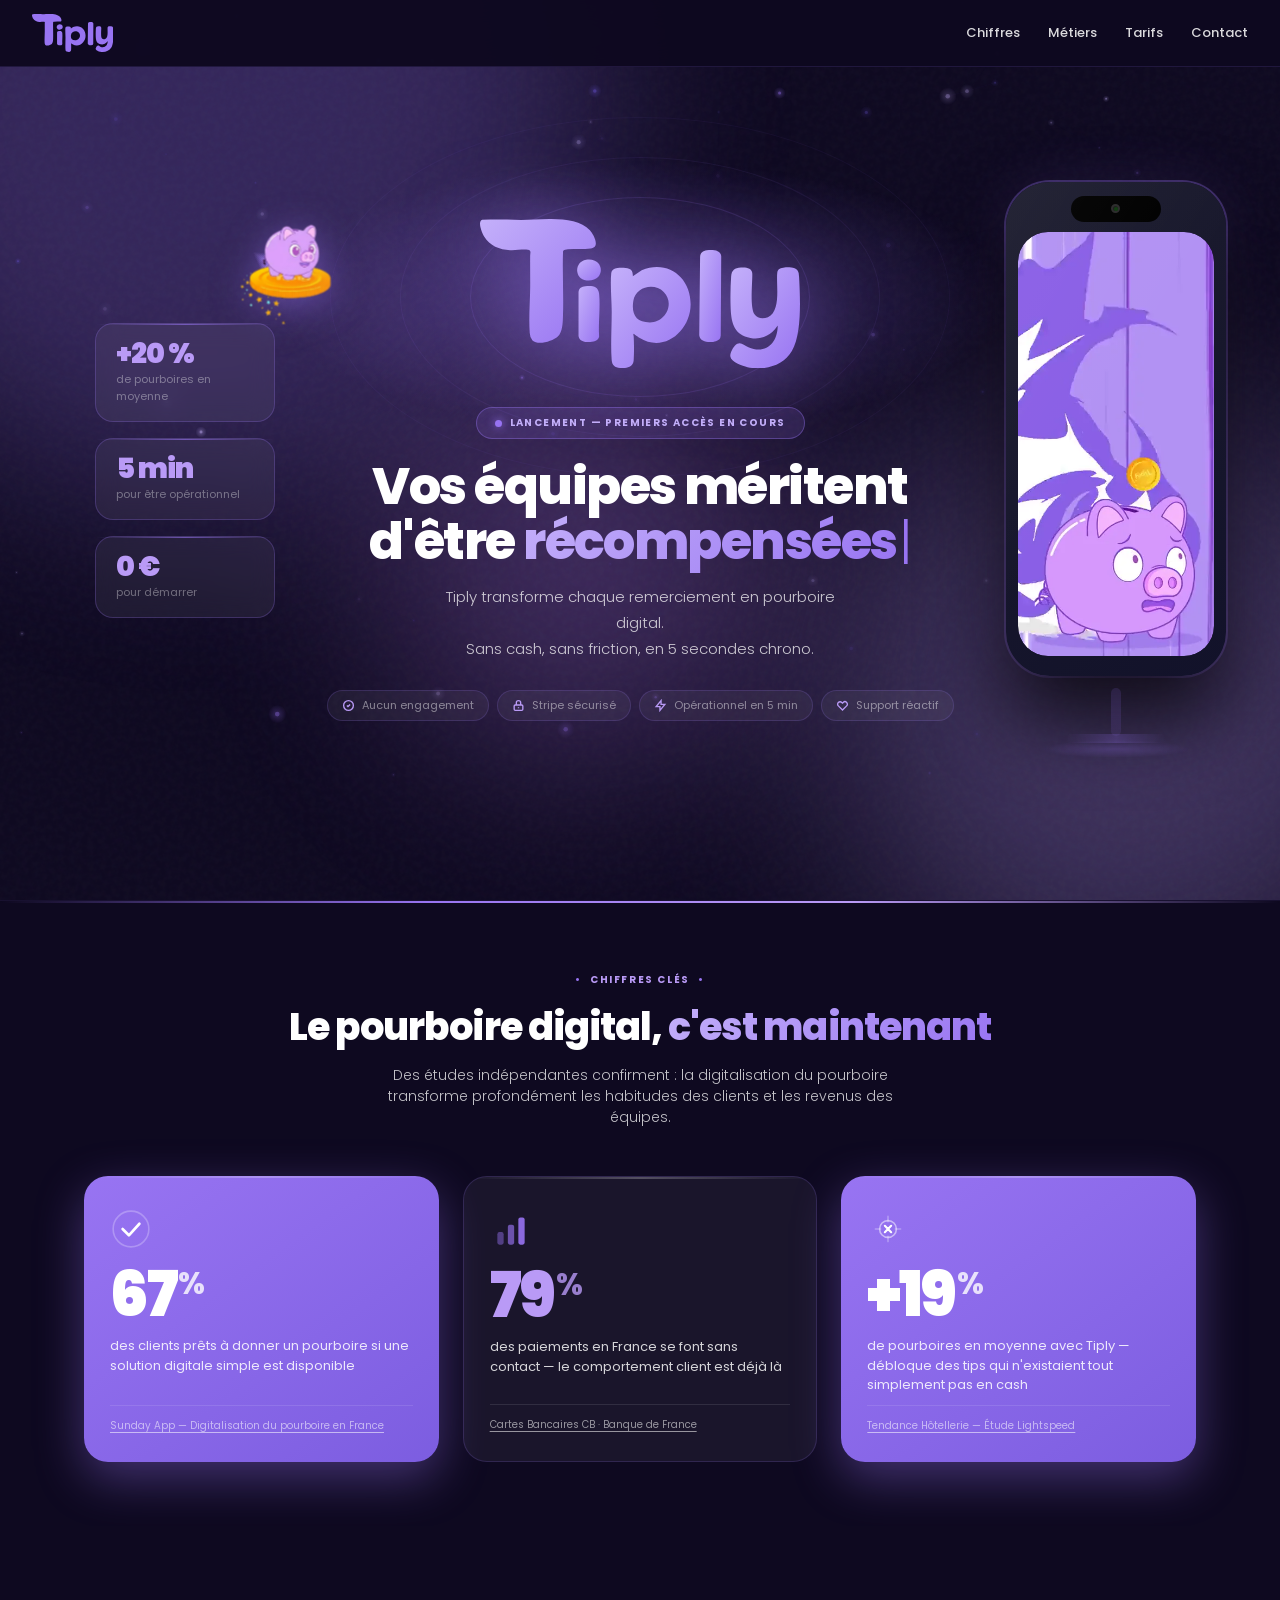
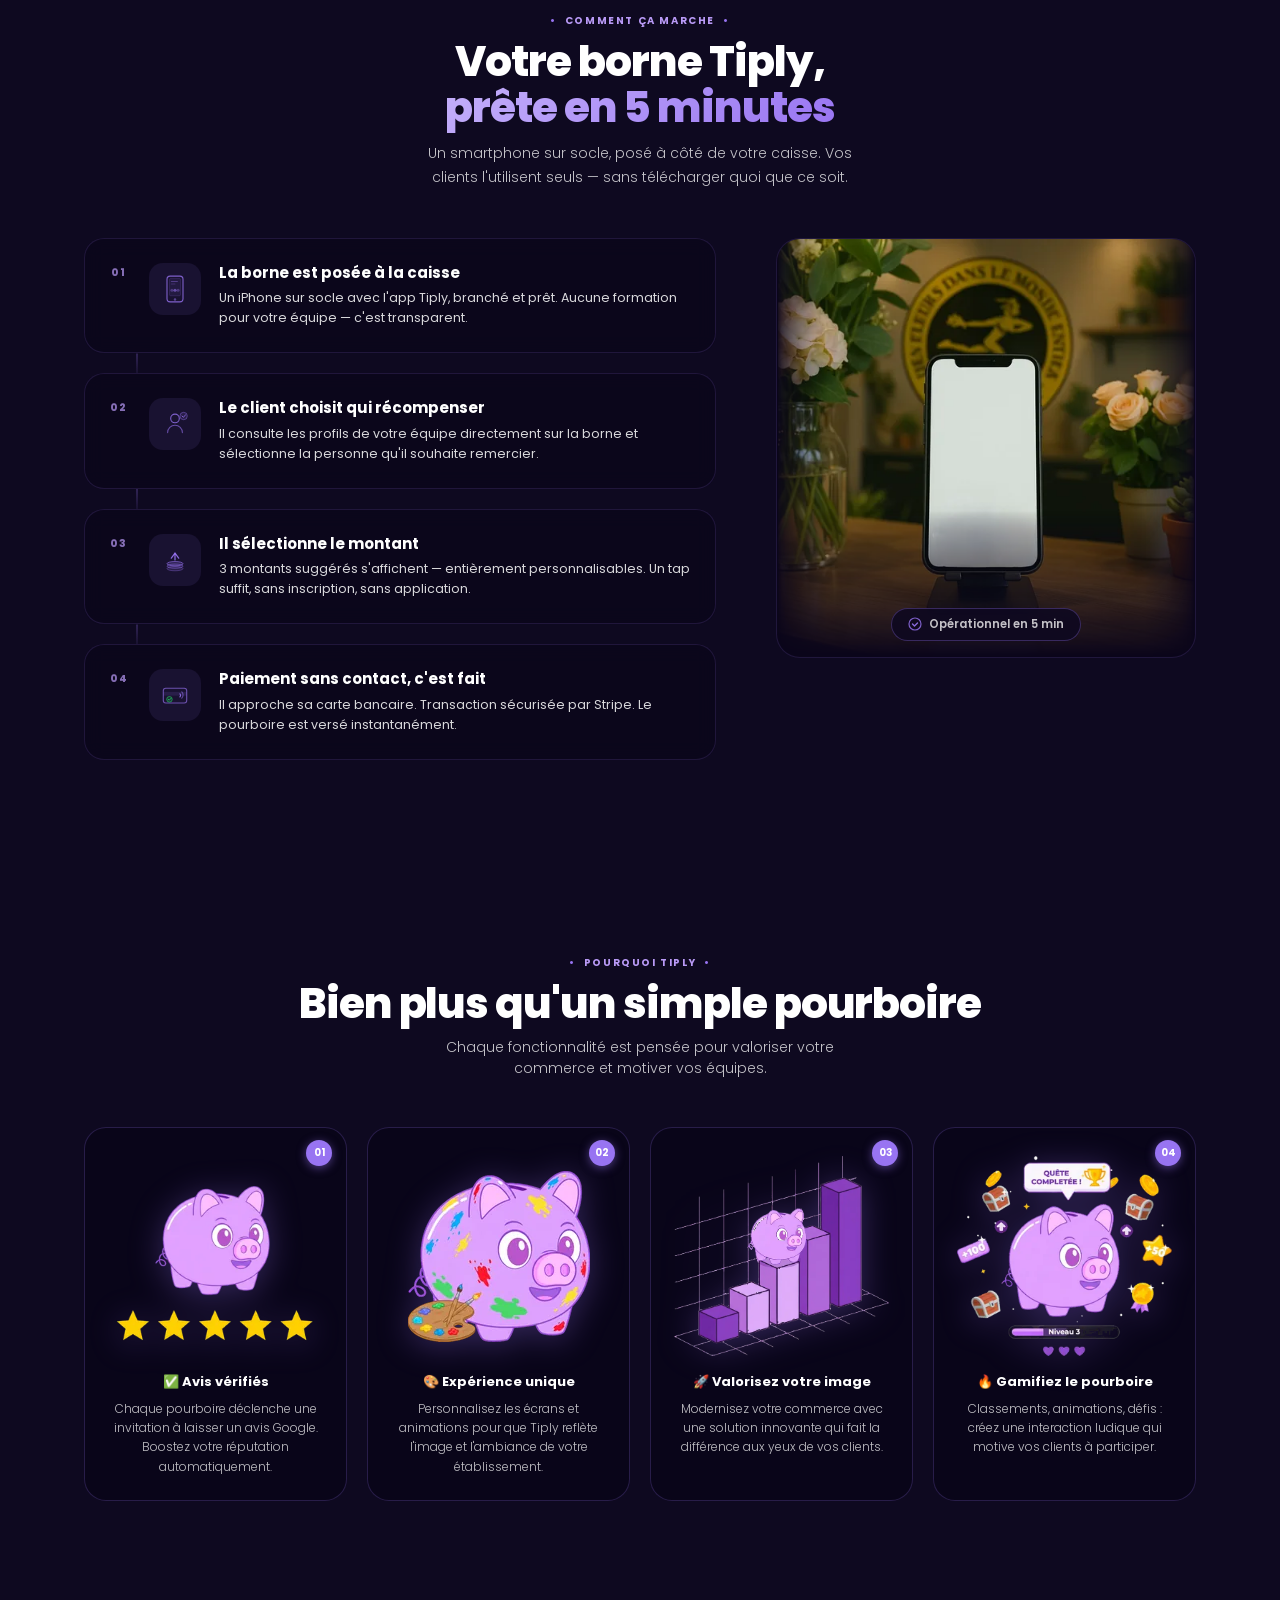
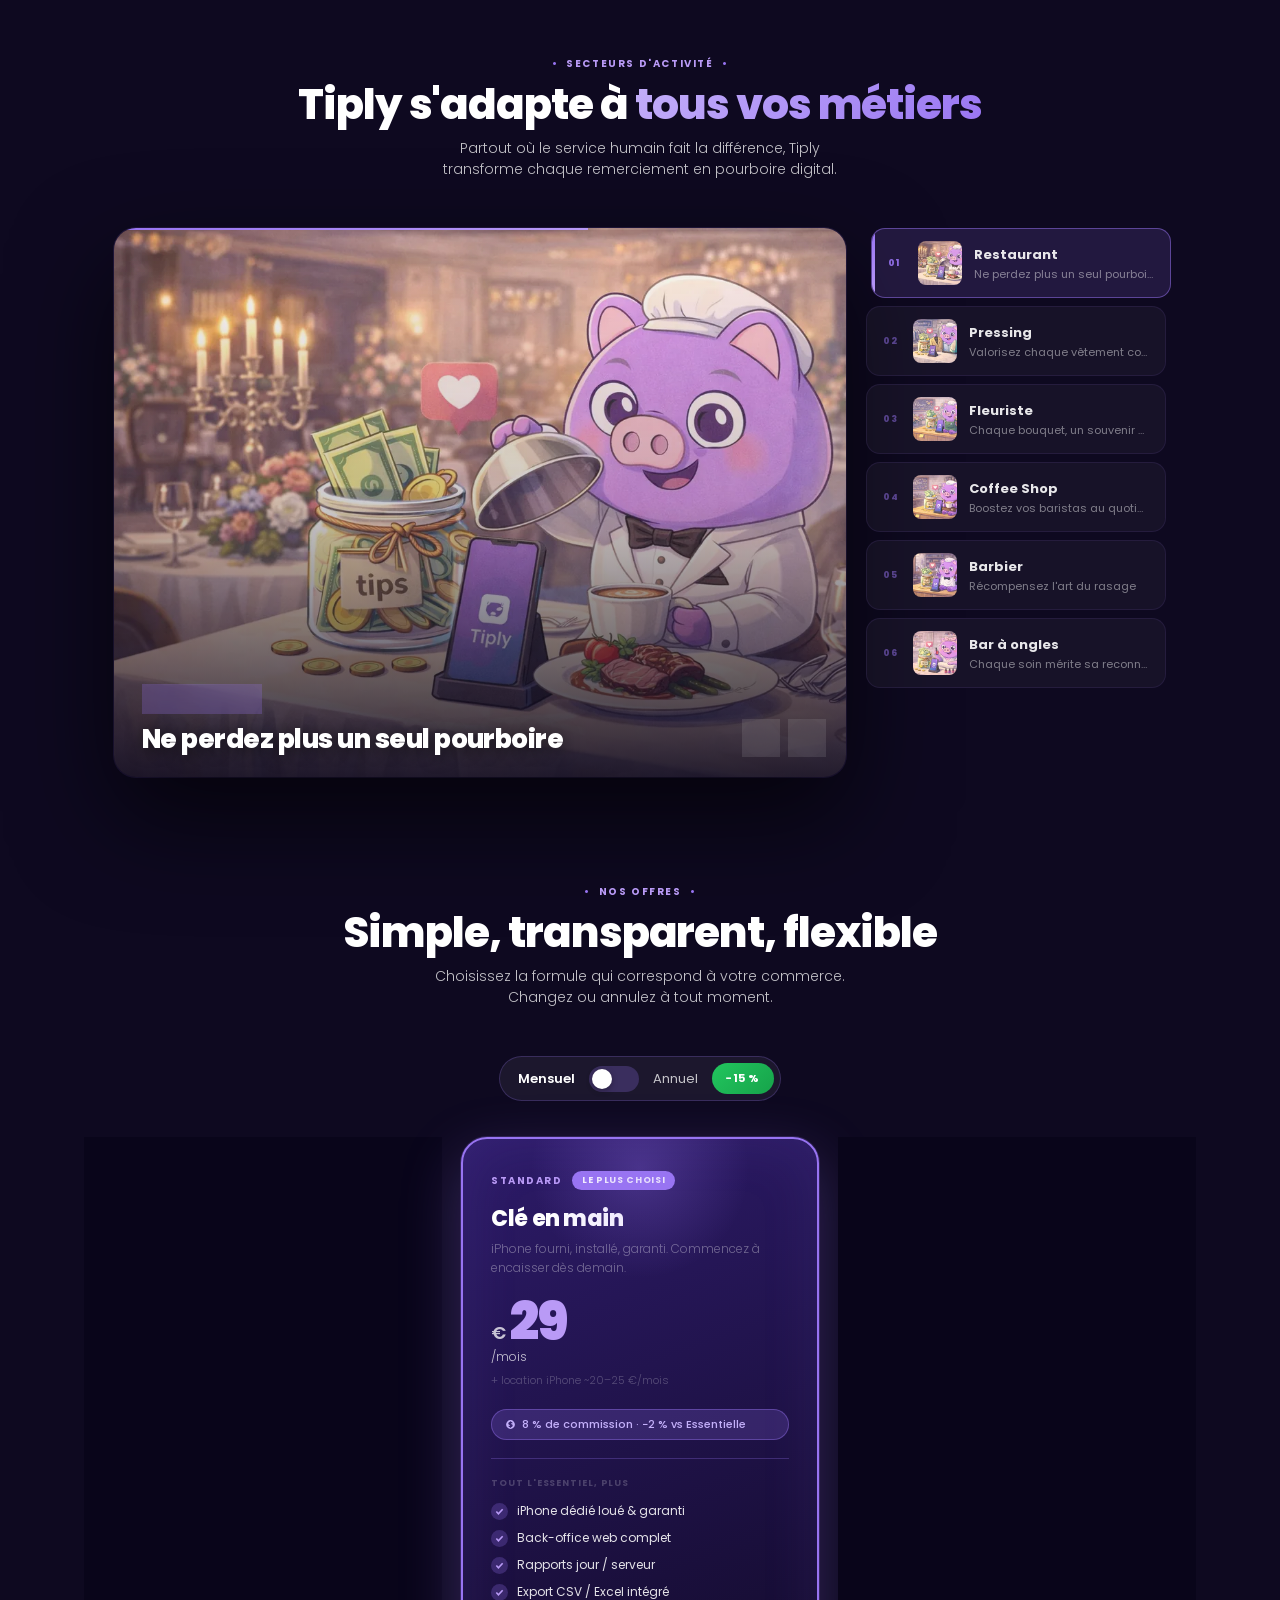
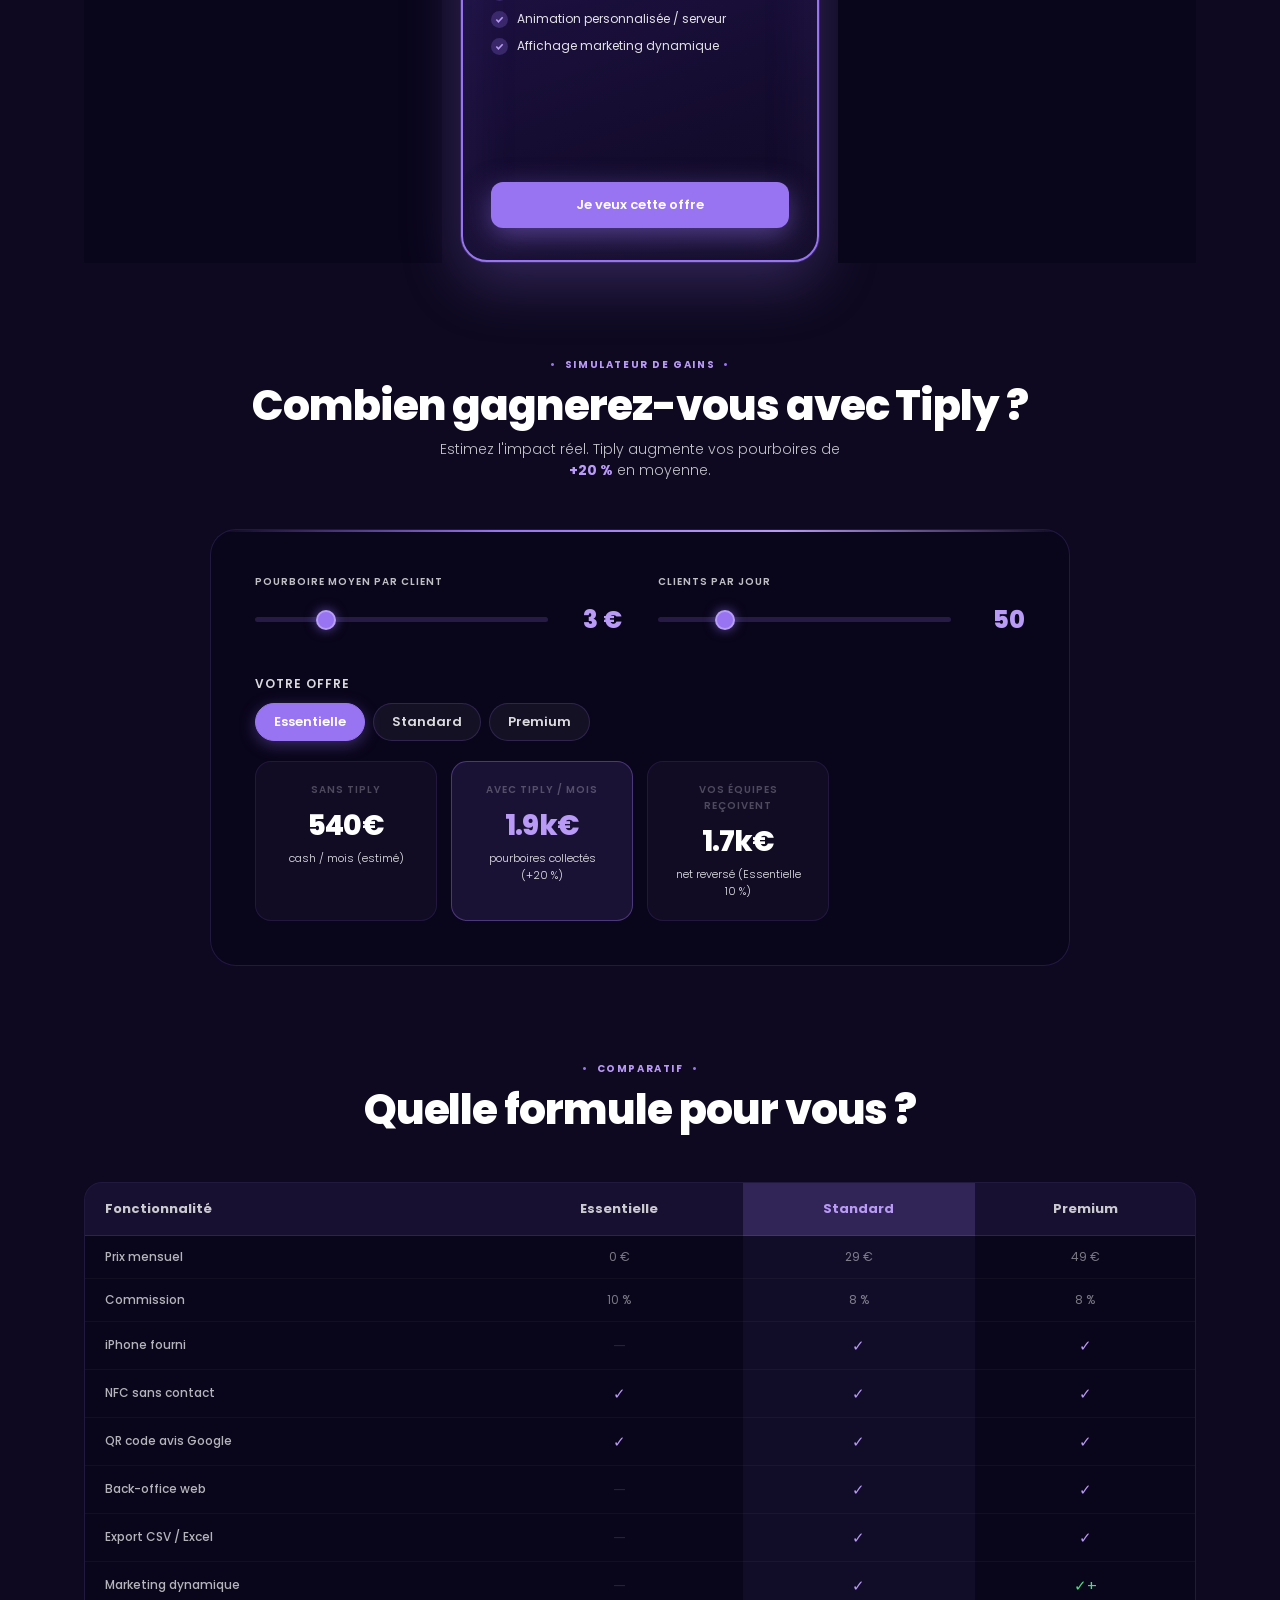
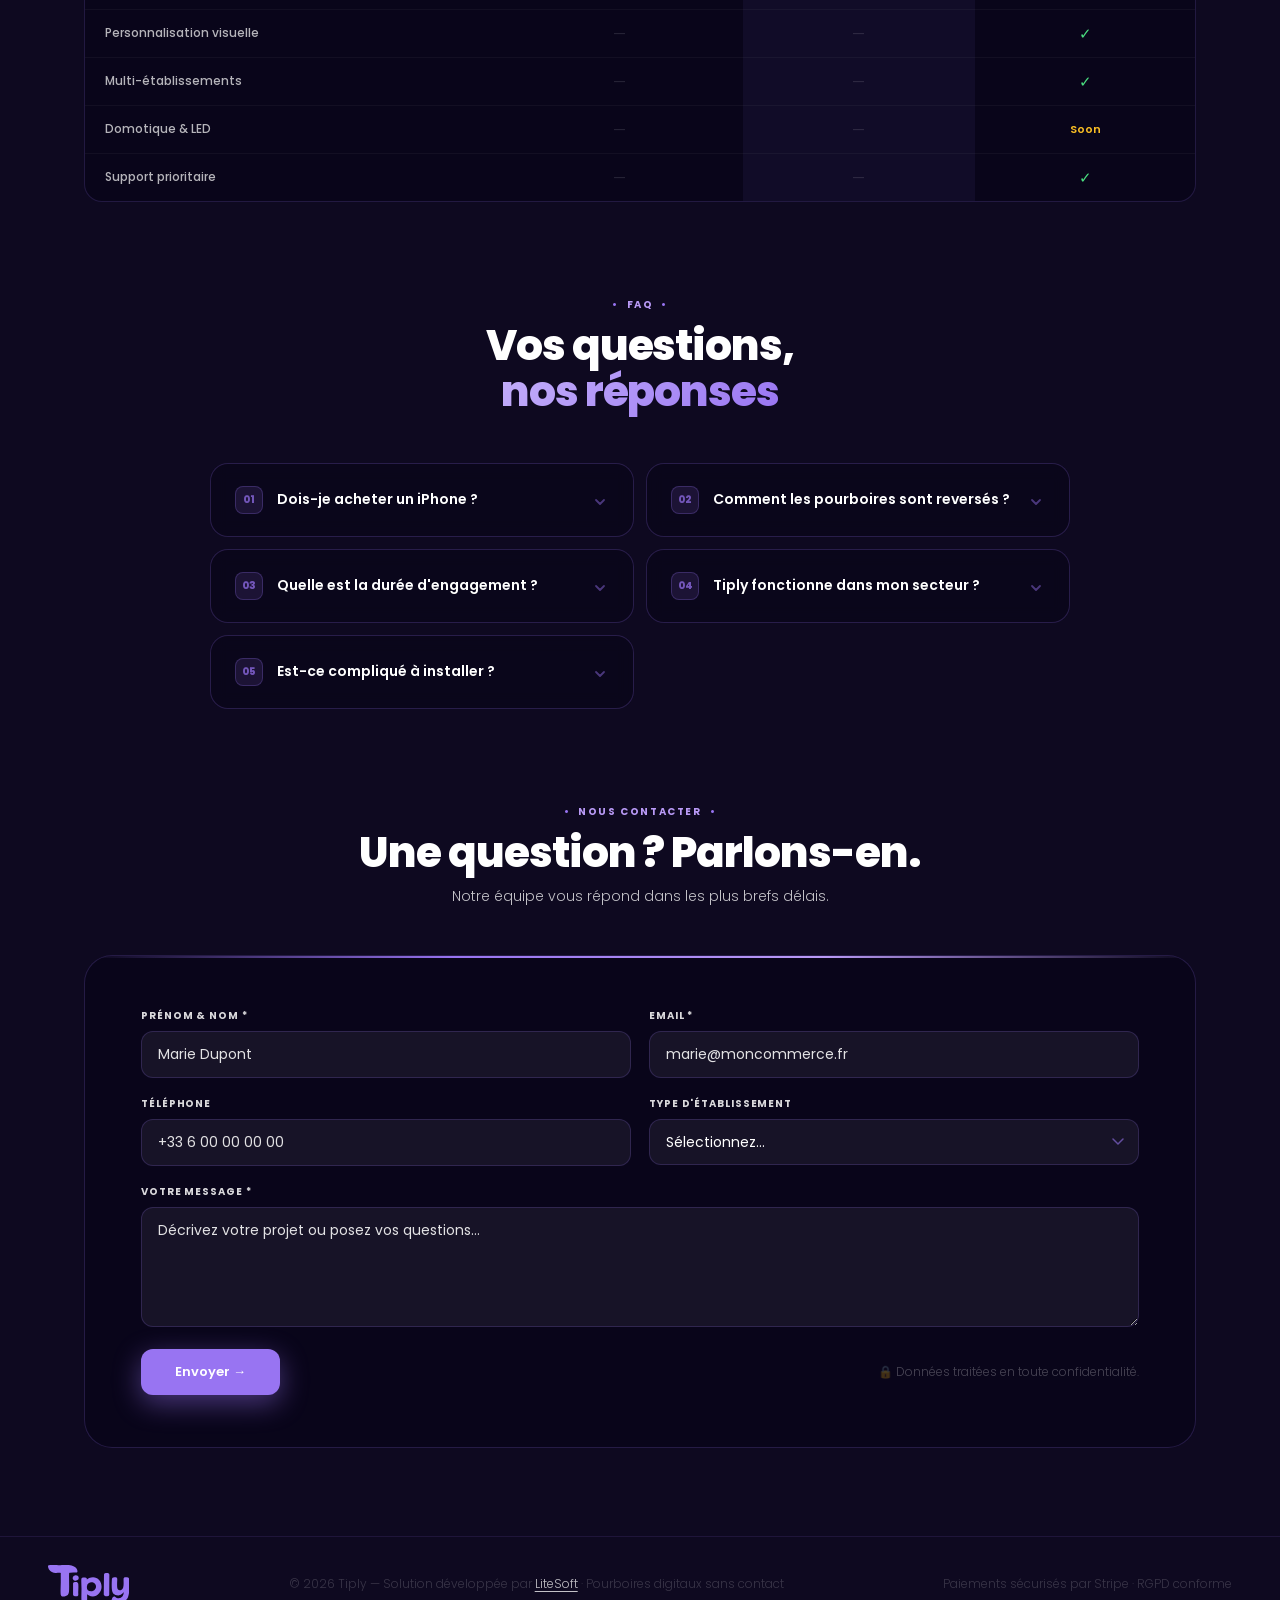
<file: index.html>
<!DOCTYPE html>
<html lang="fr">
<head>
<meta charset="UTF-8">
<meta name="viewport" content="width=device-width, initial-scale=1.0">
<title>Tiply — Pourboires digitaux sans contact pour commerces & restaurants</title>
<meta name="description" content="Tiply transforme les remerciements en pourboires digitaux. NFC, sans cash, opérationnel en 5 minutes. +20% de pourboires pour restaurants, salons, barbiers, fleuristes.">
<meta name="keywords" content="pourboire digital, pourboire sans contact, tip NFC, pourboire restaurant, solution pourboire, tiply, pourboire application, tipping app france">
<meta name="author" content="Tiply">
<meta name="robots" content="index, follow">
<link rel="canonical" href="https://tiply.fr/">
<meta property="og:type" content="website">
<meta property="og:url" content="https://tiply.fr/">
<meta property="og:title" content="Tiply — Pourboires digitaux sans contact">
<meta property="og:description" content="Boostez les pourboires de vos équipes de +20% avec Tiply. Sans cash, sans terminal dédié. Opérationnel en 5 minutes.">
<meta property="og:locale" content="fr_FR">
<meta property="og:site_name" content="Tiply">
<meta property="og:image" content="https://tiply.fr/assets/og-image.jpg">
<meta property="og:image:width" content="1200">
<meta property="og:image:height" content="630">
<meta property="og:image:alt" content="Tiply — pourboires digitaux sans contact">
<meta name="twitter:card" content="summary_large_image">
<meta name="twitter:image" content="https://tiply.fr/assets/og-image.jpg">
<meta name="theme-color" content="#0e0920">
<link rel="icon" href="favicon.svg" type="image/svg+xml">
<link rel="apple-touch-icon" href="assets/apple-touch-icon.png">
<script type="application/ld+json">
{"@context":"https://schema.org","@type":"SoftwareApplication","name":"Tiply","description":"Solution de pourboires digitaux sans contact","applicationCategory":"BusinessApplication","operatingSystem":"iOS","offers":[{"@type":"Offer","name":"Essentielle","price":"0","priceCurrency":"EUR"},{"@type":"Offer","name":"Standard","price":"29","priceCurrency":"EUR"},{"@type":"Offer","name":"Premium","price":"49","priceCurrency":"EUR"}],"url":"https://tiply.fr/"}
</script>
<link rel="preconnect" href="https://fonts.googleapis.com">
<link rel="preconnect" href="https://fonts.gstatic.com" crossorigin>
<link href="https://fonts.googleapis.com/css2?family=Poppins:wght@300;400;500;600;700;800;900&display=swap" rel="stylesheet">
<link rel="stylesheet" href="css/style.css">
<!-- Presque tout le contenu démarre à opacity:0 et n'apparaît que révélé par
     JavaScript. Sans JS, la page serait entièrement blanche : on rétablit. -->
<noscript><style>
  .rev{opacity:1 !important;transform:none !important}
  #roaming-pig,#pig-trail,#hero-particles{display:none}
</style></noscript>
<!-- Matomo — configuré en mesure d'audience exemptée de consentement (CNIL) :
     pas de cookie, Do Not Track respecté. Côté serveur, vérifier que
     l'anonymisation d'IP est active sur le site 8. -->
<script>
  var _paq = window._paq = window._paq || [];
  _paq.push(['disableCookies']);
  _paq.push(['setDoNotTrack', true]);
  _paq.push(['trackPageView']);
  _paq.push(['enableLinkTracking']);
  (function() {
    var u="//stats.litesoft.fr/";
    _paq.push(['setTrackerUrl', u+'matomo.php']);
    _paq.push(['setSiteId', '8']);
    var d=document, g=d.createElement('script'), s=d.getElementsByTagName('script')[0];
    g.async=true; g.src=u+'matomo.js'; s.parentNode.insertBefore(g,s);
  })();
</script>
<!-- End Matomo Code -->
</head>
<body>
<div class="blobs"><div class="b b1"></div><div class="b b2"></div><div class="b b3"></div></div>

<!-- NAV -->
<nav id="main-nav">
  <svg aria-hidden="true" focusable="false" style="height:38px;width:auto" xmlns="http://www.w3.org/2000/svg" viewBox="0 0 163 76.093"><defs><clipPath id="lcp"><rect width="163" height="76.093"/></clipPath></defs><g clip-path="url(#lcp)"><path d="M231.86,154.845c3.33-.422,6.628-.131,7.051,3.823.73,6.831-.477,14.826.013,21.78-.443,2.883-4.675,2.991-6.9,2.767-1.792-.18-3.326-1.1-3.608-2.993l.005-22.438c.164-1.985,1.649-2.711,3.442-2.938" transform="translate(-178.232 -120.602)" fill="#9874f2"/><path d="M229.791,93.877c9.681-1.519,10.249,11.554.17,10.525-6.307-.644-6.306-9.562-.17-10.525" transform="translate(-175.733 -73.089)" fill="#9874f2"/><path d="M604.485,141.3l-1.423,1.986a12.931,12.931,0,0,1-12.464,4.344c-8.063-1.385-9.719-7.277-10.066-14.587a147.679,147.679,0,0,1,.232-16.758c.272-3.259,1.763-4.277,4.943-4.519,2.473-.188,5.79.02,5.834,3.191.068,4.865-1.344,16.79,1.118,20.686,1.425,2.255,4.565,2.421,6.826,1.41,6.947-3.107,4.064-16.748,4.777-22.76.224-1.887,1.979-2.394,3.622-2.537,2.463-.214,6.74-.2,7.269,2.862a36.334,36.334,0,0,1,.316,3.651c.487,10.042,1.269,27.377-3.775,36.1-4.516,7.813-14.227,9.973-22.588,8.2-2.505-.531-8.484-2.49-8.776-5.54-.143-1.5,1.255-4.324,2.293-5.378,2.694-2.733,4.3-.367,6.931.769,8.88,3.824,14.941-2.231,14.93-11.123" transform="translate(-452.829 -87.064)" fill="#9874f2"/><path d="M512.228,71.868c2.449-.307,6.908-.379,7.3,2.908l-.244,40.543a3.13,3.13,0,0,1-2.442,2.84c-2.774.869-8.131.732-8.525-3.041l.442-39.894c.217-2.165,1.368-3.094,3.465-3.357" transform="translate(-396.647 -55.92)" fill="#9874f2"/><path d="M314.751,144.711c0,.491.21.924.229,1.421a111.492,111.492,0,0,1,0,12.143c-.341,3.787-3.756,4.165-6.928,3.846-2.7-.272-4.08-1.323-4.294-4.068-.6-7.767.067-16.975.018-24.926-.037-5.984-.81-13.292-.241-19.177.318-3.292,4.838-2.95,7.379-2.752,2.713.211,3.752,1.445,3.618,4.195l4.529-3.058c13.166-5.561,25.024,3.535,24.924,17.5-.1,13.418-13.483,24.927-26.14,16.951-.37-.233-2.929-2.256-3.093-2.074m15.519-21.3c-4.894-4.9-14.375-2.632-15.495,4.687-1.012,6.612,1.264,10.881,8.432,10.885,8.214,0,12.771-9.851,7.062-15.572" transform="translate(-236.688 -86.282)" fill="#9874f2"/><path d="M26.73,61.877a6.127,6.127,0,0,1-1.4-3.773c-.579-7.423.175-16.087.237-23.584.044-5.295-.085-10.594-.019-15.888.016-1.254.795-2.735-1.195-2.97-2.715-.321-6.1.4-9.022.235-5.417-.3-10.336-2.207-13.237-7C1.139,7.326-1.51,1.173,1.158.335,5.369.176,9.6.211,13.811.227c2.375.009,4.83.245,7.251.24C31,.447,48.83-2.3,55.986,5.744c1.951,2.192,5.455,8.733.437,9.261-3.763.4-7.887.116-11.641.443-.772.067-2.243.195-2.483,1.035-.4,10.945.368,22.1-.037,33.025-.12,3.226-.137,8.028-2.64,10.356-2.59,2.408-10.033,4.685-12.891,2.012" transform="translate(0 0)" fill="#9874f2"/></g></svg>
  <button id="burger" aria-label="Menu" aria-expanded="false">
    <span></span><span></span><span></span>
  </button>
  <div class="navlinks" id="navlinks">
    <a href="#stats" onclick="closeMenu()">Chiffres</a>
    <a href="#metiers" onclick="closeMenu()">Métiers</a>
    <a href="#pricing" onclick="closeMenu()">Tarifs</a>
    <a href="#contact" onclick="closeMenu()">Contact</a>
    
  </div>
</nav>
<div id="nav-overlay" onclick="closeMenu()"></div>

<!-- HERO -->
<section class="hero" aria-label="Tiply — Solution de pourboires digitaux">
  <canvas id="hero-particles"></canvas>
  <div class="hero-left" aria-hidden="true">
    <div class="hstat"><div class="hstat-n">+20&nbsp;%</div><div class="hstat-l">de pourboires en moyenne</div></div>
    <div class="hstat"><div class="hstat-n">5 min</div><div class="hstat-l">pour être opérationnel</div></div>
    <div class="hstat"><div class="hstat-n">0&nbsp;€</div><div class="hstat-l">pour démarrer</div></div>
  </div>

  <div class="hero-center">
    <div class="hero-logo-wrap">
      <div class="hero-logo-glow"></div>
      <div class="hero-ring hr1"></div>
      <div class="hero-ring hr2"></div>
      <div class="hero-ring hr3"></div>
      <svg class="hero-logo-big" xmlns="http://www.w3.org/2000/svg" viewBox="0 0 163 76.093" aria-label="Tiply">
        <defs>
          <clipPath id="hbcp"><rect width="163" height="76.093"/></clipPath>
          <linearGradient id="lg1" x1="0%" y1="0%" x2="100%" y2="100%">
            <stop offset="0%" stop-color="#c4b0fa"/><stop offset="100%" stop-color="#9874f2"/>
          </linearGradient>
        </defs>
        <g clip-path="url(#hbcp)">
          <path d="M231.86,154.845c3.33-.422,6.628-.131,7.051,3.823.73,6.831-.477,14.826.013,21.78-.443,2.883-4.675,2.991-6.9,2.767-1.792-.18-3.326-1.1-3.608-2.993l.005-22.438c.164-1.985,1.649-2.711,3.442-2.938" transform="translate(-178.232 -120.602)" fill="url(#lg1)"/>
          <path d="M229.791,93.877c9.681-1.519,10.249,11.554.17,10.525-6.307-.644-6.306-9.562-.17-10.525" transform="translate(-175.733 -73.089)" fill="url(#lg1)"/>
          <path d="M604.485,141.3l-1.423,1.986a12.931,12.931,0,0,1-12.464,4.344c-8.063-1.385-9.719-7.277-10.066-14.587a147.679,147.679,0,0,1,.232-16.758c.272-3.259,1.763-4.277,4.943-4.519,2.473-.188,5.79.02,5.834,3.191.068,4.865-1.344,16.79,1.118,20.686,1.425,2.255,4.565,2.421,6.826,1.41,6.947-3.107,4.064-16.748,4.777-22.76.224-1.887,1.979-2.394,3.622-2.537,2.463-.214,6.74-.2,7.269,2.862a36.334,36.334,0,0,1,.316,3.651c.487,10.042,1.269,27.377-3.775,36.1-4.516,7.813-14.227,9.973-22.588,8.2-2.505-.531-8.484-2.49-8.776-5.54-.143-1.5,1.255-4.324,2.293-5.378,2.694-2.733,4.3-.367,6.931.769,8.88,3.824,14.941-2.231,14.93-11.123" transform="translate(-452.829 -87.064)" fill="url(#lg1)"/>
          <path d="M512.228,71.868c2.449-.307,6.908-.379,7.3,2.908l-.244,40.543a3.13,3.13,0,0,1-2.442,2.84c-2.774.869-8.131.732-8.525-3.041l.442-39.894c.217-2.165,1.368-3.094,3.465-3.357" transform="translate(-396.647 -55.92)" fill="url(#lg1)"/>
          <path d="M314.751,144.711c0,.491.21.924.229,1.421a111.492,111.492,0,0,1,0,12.143c-.341,3.787-3.756,4.165-6.928,3.846-2.7-.272-4.08-1.323-4.294-4.068-.6-7.767.067-16.975.018-24.926-.037-5.984-.81-13.292-.241-19.177.318-3.292,4.838-2.95,7.379-2.752,2.713.211,3.752,1.445,3.618,4.195l4.529-3.058c13.166-5.561,25.024,3.535,24.924,17.5-.1,13.418-13.483,24.927-26.14,16.951-.37-.233-2.929-2.256-3.093-2.074m15.519-21.3c-4.894-4.9-14.375-2.632-15.495,4.687-1.012,6.612,1.264,10.881,8.432,10.885,8.214,0,12.771-9.851,7.062-15.572" transform="translate(-236.688 -86.282)" fill="url(#lg1)"/>
          <path d="M26.73,61.877a6.127,6.127,0,0,1-1.4-3.773c-.579-7.423.175-16.087.237-23.584.044-5.295-.085-10.594-.019-15.888.016-1.254.795-2.735-1.195-2.97-2.715-.321-6.1.4-9.022.235-5.417-.3-10.336-2.207-13.237-7C1.139,7.326-1.51,1.173,1.158.335,5.369.176,9.6.211,13.811.227c2.375.009,4.83.245,7.251.24C31,.447,48.83-2.3,55.986,5.744c1.951,2.192,5.455,8.733.437,9.261-3.763.4-7.887.116-11.641.443-.772.067-2.243.195-2.483,1.035-.4,10.945.368,22.1-.037,33.025-.12,3.226-.137,8.028-2.64,10.356-2.59,2.408-10.033,4.685-12.891,2.012" transform="translate(0 0)" fill="url(#lg1)"/>
        </g>
      </svg>
    </div>
    <div class="badge"><span class="dot"></span>Lancement — Premiers accès en cours</div>
    <!-- Le titre est écrit en dur : il doit exister pour les moteurs de
         recherche et sans JavaScript. app.js le réécrit en machine à écrire. -->
    <h1><span id="tw-text">Vos équipes méritent<br>d'être <span class="grad">récompensées</span></span><span id="tw-cursor" class="tw-cursor" aria-hidden="true">|</span></h1>
    <p class="hero-sub">Tiply transforme chaque remerciement en pourboire digital.<br>Sans cash, sans friction, en 5 secondes chrono.</p>
    <div class="trust-pills">
      <span class="pill">
        <svg width="13" height="13" fill="none" viewBox="0 0 24 24" stroke="currentColor" stroke-width="2.5"><path d="M9 12l2 2 4-4m6 2a9 9 0 11-18 0 9 9 0 0118 0z"/></svg>Aucun engagement
      </span>
      <span class="pill">
        <svg width="13" height="13" fill="none" viewBox="0 0 24 24" stroke="currentColor" stroke-width="2.5"><path d="M12 15v2m-6 4h12a2 2 0 002-2v-6a2 2 0 00-2-2H6a2 2 0 00-2 2v6a2 2 0 002 2zm10-10V7a4 4 0 00-8 0v4h8z"/></svg>Stripe sécurisé
      </span>
      <span class="pill">
        <svg width="13" height="13" fill="none" viewBox="0 0 24 24" stroke="currentColor" stroke-width="2.5"><path d="M13 10V3L4 14h7v7l9-11h-7z"/></svg>Opérationnel en 5 min
      </span>
      <span class="pill">
        <svg width="13" height="13" fill="none" viewBox="0 0 24 24" stroke="currentColor" stroke-width="2.5"><path d="M4.318 6.318a4.5 4.5 0 000 6.364L12 20.364l7.682-7.682a4.5 4.5 0 00-6.364-6.364L12 7.636l-1.318-1.318a4.5 4.5 0 00-6.364 0z"/></svg>Support réactif
      </span>
    </div>
  </div>

  <div class="hero-right">
    <div class="iphone-wrap">
      <div class="iphone-body">
        <div class="dyn-island"><div class="dyn-cam"></div></div>
        <div class="iphone-screen">
          <!-- L'image d'attente s'affiche tout de suite ; app.js pose la source
               de la vidéo une fois la page peinte, pour ne pas concurrencer
               l'affichage du titre. -->
          <video id="hero-video" class="iphone-video" autoplay loop muted playsinline
            preload="none" poster="assets/hero-poster.webp"
            aria-label="Démonstration de l'application Tiply"
            data-src="assets/hero-demo.mp4"></video>
        </div>
      </div>
      <div class="iphone-stand-base">
        <div class="stand-neck"></div>
        <div class="stand-foot"></div>
      </div>
      <div class="stand-glow"></div>
    </div>
  </div>
</section>

<!-- ═══ BLOC STATS & CHIFFRES CLÉS ═══ -->
<section class="stats-section" id="stats" aria-label="Chiffres clés du pourboire digital">
  <div class="wrap">
    <div class="stats-intro rev">
      <div class="eye">Chiffres clés</div>
      <h2>Le pourboire digital, <span class="grad">c'est maintenant</span></h2>
      <p>Des études indépendantes confirment : la digitalisation du pourboire transforme profondément les habitudes des clients et les revenus des équipes.</p>
    </div>
    <div class="kpi-row">
      <div class="kpi-card kpi-accent rev">
        <div class="kpi-icon">
          <svg viewBox="0 0 40 40" fill="none"><circle cx="20" cy="20" r="17" stroke="rgba(255,255,255,.25)" stroke-width="1.5"/><path d="M12 20l6 6 10-11" stroke="white" stroke-width="2.5" stroke-linecap="round" stroke-linejoin="round"/></svg>
        </div>
        <div class="kpi-num" data-count="68" data-suffix="%">68<span class="kpi-unit">%</span></div>
        <div class="kpi-label">des clients prêts à donner un pourboire si une solution digitale simple est disponible</div>
        <div class="kpi-src"><a href="https://sundayapp.com/fr/levolution-des-habitudes-de-pourboire-en-france-le-role-de-la-digitalisation/" target="_blank" rel="noopener">Sunday App — Digitalisation du pourboire en France</a></div>
      </div>
      <div class="kpi-card kpi-dark rev d1">
        <div class="kpi-icon">
          <svg viewBox="0 0 40 40" fill="none"><rect x="7" y="22" width="6" height="12" rx="2" fill="rgba(152,116,242,.45)"/><rect x="17" y="15" width="6" height="19" rx="2" fill="rgba(152,116,242,.65)"/><rect x="27" y="8" width="6" height="26" rx="2" fill="rgba(152,116,242,.9)"/></svg>
        </div>
        <div class="kpi-num" data-count="80" data-suffix="%">80<span class="kpi-unit">%</span></div>
        <div class="kpi-label">des paiements en France se font sans contact — le comportement client est déjà là</div>
        <div class="kpi-src"><a href="https://www.cartes-bancaires.com/chiffres-cles/" target="_blank" rel="noopener">Cartes Bancaires CB · Banque de France</a></div>
      </div>
      
      <div class="kpi-card kpi-accent rev d3">
        <div class="kpi-icon">
          <svg viewBox="0 0 40 40" fill="none"><path d="M20 8v5M20 27v5M8 20h5M27 20h5" stroke="rgba(255,255,255,.3)" stroke-width="1.5" stroke-linecap="round"/><circle cx="20" cy="20" r="8" stroke="rgba(255,255,255,.5)" stroke-width="1.5"/><path d="M17 17l6 6M23 17l-6 6" stroke="white" stroke-width="2" stroke-linecap="round"/></svg>
        </div>
        <div class="kpi-num" data-count="20" data-prefix="+" data-suffix="%">+20<span class="kpi-unit">%</span></div>
        <div class="kpi-label">de pourboires en moyenne avec Tiply — débloque des tips qui n'existaient tout simplement pas en cash</div>
        <div class="kpi-src"><a href="https://www.tendancehotellerie.fr/articles-breves/communique-de-presse/25070-article/etude-lightspeed-pourboire-digital-frequence-et-montant-a-la-hausse-en-france" target="_blank" rel="noopener">Tendance Hôtellerie — Étude Lightspeed</a></div>
      </div>
    </div>
  </div>
</section>


<!-- ═══ COMMENT ÇA MARCHE ═══ -->
<section class="howto-section" id="howto" aria-label="Comment fonctionne Tiply">
  <div class="wrap">

    <div class="sh rev">
      <div class="eye">Comment ça marche</div>
      <h2>Votre borne Tiply,<br><span class="grad">prête en 5 minutes</span></h2>
      <p class="howto-sub">Un smartphone sur socle, posé à côté de votre caisse. Vos clients l'utilisent seuls — sans télécharger quoi que ce soit.</p>
    </div>

    <div class="howto-layout">

      <!-- LEFT: steps -->
      <div class="howto-steps-col">

        <div class="howto-step rev">
          <div class="howto-step-inner">
            <div class="howto-num">01</div>
            <div class="howto-icon">
              <svg viewBox="0 0 52 52" fill="none"><rect x="13" y="5" width="26" height="42" rx="5" stroke="rgba(152,116,242,.8)" stroke-width="1.8"/><rect x="17" y="9" width="18" height="28" rx="2" fill="rgba(152,116,242,.08)" stroke="rgba(152,116,242,.25)" stroke-width="1"/><circle cx="26" cy="43" r="2" fill="rgba(152,116,242,.5)"/><circle cx="21" cy="28" r="2.5" fill="rgba(152,116,242,.35)"/><circle cx="26" cy="28" r="2.5" fill="rgba(152,116,242,.6)"/><circle cx="31" cy="28" r="2.5" fill="rgba(152,116,242,.35)"/><rect x="19" y="13" width="12" height="1.5" rx="1" fill="rgba(152,116,242,.4)"/><rect x="19" y="17" width="8" height="1.5" rx="1" fill="rgba(152,116,242,.25)"/></svg>
            </div>
            <div class="howto-text">
              <h3>La borne est posée à la caisse</h3>
              <p>Un iPhone sur socle avec l'app Tiply, branché et prêt. Aucune formation pour votre équipe — c'est transparent.</p>
            </div>
          </div>
        </div>

        <div class="howto-connector"></div>

        <div class="howto-step rev d1">
          <div class="howto-step-inner">
            <div class="howto-num">02</div>
            <div class="howto-icon">
              <svg viewBox="0 0 52 52" fill="none"><circle cx="26" cy="17" r="7" stroke="rgba(152,116,242,.8)" stroke-width="1.8"/><path d="M14 40c0-6.627 5.373-12 12-12s12 5.373 12 12" stroke="rgba(152,116,242,.6)" stroke-width="1.8" stroke-linecap="round"/><circle cx="40" cy="13" r="6" fill="rgba(152,116,242,.12)" stroke="rgba(152,116,242,.45)" stroke-width="1.5"/><path d="M37.5 13l2 2 3.5-3.5" stroke="rgba(152,116,242,.9)" stroke-width="1.5" stroke-linecap="round" stroke-linejoin="round"/></svg>
            </div>
            <div class="howto-text">
              <h3>Le client choisit qui récompenser</h3>
              <p>Il consulte les profils de votre équipe directement sur la borne et sélectionne la personne qu'il souhaite remercier.</p>
            </div>
          </div>
        </div>

        <div class="howto-connector"></div>

        <div class="howto-step rev d2">
          <div class="howto-step-inner">
            <div class="howto-num">03</div>
            <div class="howto-icon">
              <svg viewBox="0 0 52 52" fill="none"><ellipse cx="26" cy="40" rx="13" ry="3.5" fill="rgba(152,116,242,.12)" stroke="rgba(152,116,242,.35)" stroke-width="1.5"/><ellipse cx="26" cy="36" rx="13" ry="3.5" fill="rgba(152,116,242,.12)" stroke="rgba(152,116,242,.45)" stroke-width="1.5"/><ellipse cx="26" cy="32" rx="13" ry="3.5" fill="rgba(152,116,242,.18)" stroke="rgba(152,116,242,.65)" stroke-width="1.5"/><path d="M20 23l6-8 6 8" stroke="rgba(152,116,242,.9)" stroke-width="2" stroke-linecap="round" stroke-linejoin="round"/><path d="M26 15v11" stroke="rgba(152,116,242,.9)" stroke-width="2" stroke-linecap="round"/></svg>
            </div>
            <div class="howto-text">
              <h3>Il sélectionne le montant</h3>
              <p>3 montants suggérés s'affichent — entièrement personnalisables. Un tap suffit, sans inscription, sans application.</p>
            </div>
          </div>
        </div>

        <div class="howto-connector"></div>

        <div class="howto-step rev d3">
          <div class="howto-step-inner">
            <div class="howto-num">04</div>
            <div class="howto-icon">
              <svg viewBox="0 0 52 52" fill="none"><rect x="7" y="15" width="38" height="24" rx="4" stroke="rgba(152,116,242,.65)" stroke-width="1.8"/><rect x="7" y="21" width="38" height="6" fill="rgba(152,116,242,.12)"/><path d="M34 29c1.4-1.4 1.4-3.6 0-5" stroke="rgba(152,116,242,.9)" stroke-width="1.8" stroke-linecap="round"/><path d="M37 31c2.8-2.8 2.8-7.2 0-10" stroke="rgba(152,116,242,.55)" stroke-width="1.8" stroke-linecap="round"/><circle cx="17" cy="33" r="4.5" fill="rgba(34,197,94,.15)" stroke="rgba(34,197,94,.7)" stroke-width="1.5"/><path d="M15 33l1.5 1.5 3-3" stroke="rgba(34,197,94,.95)" stroke-width="1.5" stroke-linecap="round" stroke-linejoin="round"/></svg>
            </div>
            <div class="howto-text">
              <h3>Paiement sans contact, c'est fait</h3>
              <p>Il approche sa carte bancaire. Transaction sécurisée par Stripe. Le pourboire est versé instantanément.</p>
            </div>
          </div>
        </div>

      </div><!-- /steps-col -->

      <!-- RIGHT: photos -->
      <div class="howto-photos-col">
        <div class="howto-photo-wrap">
          <img src="assets/borne-tiply-en-fleuriste.webp" alt="Borne Tiply en fleuriste" class="howto-photo hp1" width="520" height="520" decoding="async">
          <img src="assets/borne-tiply-au-bar.webp" alt="Borne Tiply au bar" class="howto-photo hp2" width="520" height="780" decoding="async">
          <div class="howto-photo-badge">
            <svg width="14" height="14" viewBox="0 0 14 14" fill="none"><circle cx="7" cy="7" r="6" stroke="rgba(152,116,242,.8)" stroke-width="1.2"/><path d="M4.5 7l2 2 3-3" stroke="rgba(152,116,242,.9)" stroke-width="1.4" stroke-linecap="round" stroke-linejoin="round"/></svg>
            Opérationnel en 5 min
          </div>
        </div>
      </div>

    </div><!-- /layout -->
  </div>
</section>

<!-- 4 BENEFITS -->
<div class="wrap sec" style="padding-top:88px">
  <div class="sh rev">
    <div class="eye">Pourquoi Tiply</div>
    <h2>Bien plus qu'un simple pourboire</h2>
    <p>Chaque fonctionnalité est pensée pour valoriser votre commerce et motiver vos équipes.</p>
  </div>
  <div class="bgrid">
    <div class="bc rev">
      <span class="bnum">01</span>
      <div class="bimg"><img src="assets/avis-google-verifies.webp" alt="Avis Google vérifiés" loading="lazy" width="291" height="274" decoding="async"></div>
      <div class="bt">✅ Avis vérifiés</div>
      <p class="bd">Chaque pourboire déclenche une invitation à laisser un avis Google. Boostez votre réputation automatiquement.</p>
    </div>
    <div class="bc rev d1">
      <span class="bnum">02</span>
      <div class="bimg"><img src="assets/experience-personnalisee.webp" alt="Expérience personnalisée" loading="lazy" width="182" height="171" decoding="async"></div>
      <div class="bt">🎨 Expérience unique</div>
      <p class="bd">Personnalisez les écrans et animations pour que Tiply reflète l'image et l'ambiance de votre établissement.</p>
    </div>
    <div class="bc rev d2">
      <span class="bnum">03</span>
      <div class="bimg"><img src="assets/valorisation-etablissement.webp" alt="Valorisation établissement" loading="lazy" width="605" height="563" decoding="async"></div>
      <div class="bt">🚀 Valorisez votre image</div>
      <p class="bd">Modernisez votre commerce avec une solution innovante qui fait la différence aux yeux de vos clients.</p>
    </div>
    <div class="bc rev d3">
      <span class="bnum">04</span>
      <div class="bimg"><img src="assets/gamification-pourboire.webp" alt="Gamification pourboire" loading="lazy" width="300" height="278" decoding="async"></div>
      <div class="bt">🔥 Gamifiez le pourboire</div>
      <p class="bd">Classements, animations, défis : créez une interaction ludique qui motive vos clients à participer.</p>
    </div>
  </div>
</div>


<!-- CARROUSEL MÉTIERS -->
<div class="wrap sec cs-section" id="metiers">
  <div class="cs-wrap">
    <div class="sh rev">
      <div class="eye">Secteurs d'activité</div>
      <h2>Tiply s'adapte à <span class="grad">tous vos métiers</span></h2>
      <p>Partout où le service humain fait la différence, Tiply transforme chaque remerciement en pourboire digital.</p>
    </div>
    <div class="cs-layout">
      <!-- Image principale -->
      <div class="cs-stage" id="csStage">
        <div class="cs-progress"><div class="cs-progress-fill" id="csFill"></div></div>
        
        <div class="cs-slide active" data-i="0">
          <img src="assets/restaurant.webp" alt="Restaurant" loading="eager" width="1200" height="800" decoding="async">
          <div class="cs-overlay"></div>
          <div class="cs-info">
            <div class="cs-badge-pill">Restaurant</div>
            <div class="cs-title">Ne perdez plus un seul pourboire</div>
          </div>
        </div>
        <div class="cs-slide" data-i="1">
          <img src="assets/pressing.webp" alt="Pressing" loading="lazy" width="1200" height="800" decoding="async">
          <div class="cs-overlay"></div>
          <div class="cs-info">
            <div class="cs-badge-pill">Pressing</div>
            <div class="cs-title">Valorisez chaque vêtement confié</div>
          </div>
        </div>
        <div class="cs-slide" data-i="2">
          <img src="assets/fleuriste.webp" alt="Fleuriste" loading="lazy" width="1200" height="800" decoding="async">
          <div class="cs-overlay"></div>
          <div class="cs-info">
            <div class="cs-badge-pill">Fleuriste</div>
            <div class="cs-title">Chaque bouquet, un souvenir mémorable</div>
          </div>
        </div>
        <div class="cs-slide" data-i="3">
          <img src="assets/coffee-shop.webp" alt="Coffee Shop" loading="lazy" width="1200" height="800" decoding="async">
          <div class="cs-overlay"></div>
          <div class="cs-info">
            <div class="cs-badge-pill">Coffee Shop</div>
            <div class="cs-title">Boostez vos baristas au quotidien</div>
          </div>
        </div>
        <div class="cs-slide" data-i="4">
          <img src="assets/barbier.webp" alt="Barbier" loading="lazy" width="1200" height="800" decoding="async">
          <div class="cs-overlay"></div>
          <div class="cs-info">
            <div class="cs-badge-pill">Barbier</div>
            <div class="cs-title">Récompensez l'art du rasage</div>
          </div>
        </div>
        <div class="cs-slide" data-i="5">
          <img src="assets/bar-a-ongles.webp" alt="Bar à ongles" loading="lazy" width="1200" height="800" decoding="async">
          <div class="cs-overlay"></div>
          <div class="cs-info">
            <div class="cs-badge-pill">Bar à ongles</div>
            <div class="cs-title">Chaque soin mérite sa reconnaissance</div>
          </div>
        </div>
        <div class="cs-arrows">
          <button class="cs-arrow" id="csPrev" aria-label="Précédent">&#8592;</button>
          <button class="cs-arrow" id="csNext" aria-label="Suivant">&#8594;</button>
        </div>
      </div>
      <!-- Liste des métiers -->
      <div class="cs-cards" id="csCards">
        
        <div class="cs-card active" data-c="0">
          <div class="cs-card-num">01</div>
          <div class="cs-card-thumb"><img src="assets/restaurant-thumb.webp" alt="Restaurant" loading="lazy" width="220" height="147" decoding="async"></div>
          <div class="cs-card-text">
            <div class="cs-card-name">Restaurant</div>
            <div class="cs-card-desc">Ne perdez plus un seul pourboire</div>
          </div>
        </div>
        <div class="cs-card" data-c="1">
          <div class="cs-card-num">02</div>
          <div class="cs-card-thumb"><img src="assets/pressing-thumb.webp" alt="Pressing" loading="lazy" width="220" height="147" decoding="async"></div>
          <div class="cs-card-text">
            <div class="cs-card-name">Pressing</div>
            <div class="cs-card-desc">Valorisez chaque vêtement confié</div>
          </div>
        </div>
        <div class="cs-card" data-c="2">
          <div class="cs-card-num">03</div>
          <div class="cs-card-thumb"><img src="assets/fleuriste-thumb.webp" alt="Fleuriste" loading="lazy" width="220" height="147" decoding="async"></div>
          <div class="cs-card-text">
            <div class="cs-card-name">Fleuriste</div>
            <div class="cs-card-desc">Chaque bouquet, un souvenir mémorable</div>
          </div>
        </div>
        <div class="cs-card" data-c="3">
          <div class="cs-card-num">04</div>
          <div class="cs-card-thumb"><img src="assets/coffee-shop-thumb.webp" alt="Coffee Shop" loading="lazy" width="220" height="147" decoding="async"></div>
          <div class="cs-card-text">
            <div class="cs-card-name">Coffee Shop</div>
            <div class="cs-card-desc">Boostez vos baristas au quotidien</div>
          </div>
        </div>
        <div class="cs-card" data-c="4">
          <div class="cs-card-num">05</div>
          <div class="cs-card-thumb"><img src="assets/barbier-thumb.webp" alt="Barbier" loading="lazy" width="220" height="147" decoding="async"></div>
          <div class="cs-card-text">
            <div class="cs-card-name">Barbier</div>
            <div class="cs-card-desc">Récompensez l'art du rasage</div>
          </div>
        </div>
        <div class="cs-card" data-c="5">
          <div class="cs-card-num">06</div>
          <div class="cs-card-thumb"><img src="assets/bar-a-ongles-thumb.webp" alt="Bar à ongles" loading="lazy" width="220" height="147" decoding="async"></div>
          <div class="cs-card-text">
            <div class="cs-card-name">Bar à ongles</div>
            <div class="cs-card-desc">Chaque soin mérite sa reconnaissance</div>
          </div>
        </div>
      </div>
    </div>
  </div>
</div>

<!-- PRICING -->
<div class="wrap sec" id="pricing">
  <div class="sh rev">
    <div class="eye">Nos offres</div>
    <h2>Simple, transparent, flexible</h2>
    <p>Choisissez la formule qui correspond à votre commerce. Changez ou annulez à tout moment.</p>
  </div>
  <div class="trow rev">
    <div class="togwrap">
      <span class="tlbl on" id="lm">Mensuel</span>
      <div class="tog" id="tog" role="switch" tabindex="0" aria-checked="false" aria-label="Facturation annuelle"><div class="tthumb"></div></div>
      <span class="tlbl" id="la">Annuel</span>
      <span class="schip">−15&nbsp;%</span>
    </div>
  </div>
  <div class="cards">
    <div class="card cfree rev">
      <div class="ctier">Essentielle</div>
      <div class="cname">Gratuit</div>
      <p class="cdesc">Votre propre iPhone. Parfait pour tester sans aucun investissement.</p>
      <div class="pblock">
        <div class="prow"><span class="pcurr">€</span><span class="pnum" id="pn0">0</span></div>
        <div class="pper">/mois</div><div class="psub">pour toujours</div>
        <div class="pannual" id="pa0"></div>
      </div>
      <div class="comm"><svg width="11" height="11" viewBox="0 0 20 20" fill="currentColor"><path fill-rule="evenodd" d="M10 18a8 8 0 100-16 8 8 0 000 16zm1-13a1 1 0 10-2 0v.092a4.535 4.535 0 00-1.676.662C6.602 6.234 6 7.009 6 8c0 .99.602 1.765 1.324 2.246.48.32 1.054.545 1.676.662v1.941c-.391-.127-.68-.317-.843-.504a1 1 0 10-1.51 1.31c.562.649 1.413 1.076 2.353 1.253V15a1 1 0 102 0v-.092a4.535 4.535 0 001.676-.662C13.398 13.766 14 12.991 14 12c0-.99-.602-1.765-1.324-2.246A4.535 4.535 0 0011 9.092V7.151c.391.127.68.317.843.504a1 1 0 101.511-1.31c-.563-.649-1.413-1.076-2.354-1.253V5z" clip-rule="evenodd"/></svg> 10&nbsp;% de commission</div>
      <div class="cdiv"></div><div class="fhd">Inclus</div>
      <ul class="feats">
        <li><span class="fi"><svg viewBox="0 0 10 10" fill="none" stroke="currentColor" stroke-width="1.8"><polyline points="1.5,5 3.8,7.5 8.5,2.5"/></svg></span>Pourboires sans contact (NFC)</li>
        <li><span class="fi"><svg viewBox="0 0 10 10" fill="none" stroke="currentColor" stroke-width="1.8"><polyline points="1.5,5 3.8,7.5 8.5,2.5"/></svg></span>Sélection serveur ou équipe</li>
        <li><span class="fi"><svg viewBox="0 0 10 10" fill="none" stroke="currentColor" stroke-width="1.8"><polyline points="1.5,5 3.8,7.5 8.5,2.5"/></svg></span>QR code avis Google auto</li>
        <li><span class="fi"><svg viewBox="0 0 10 10" fill="none" stroke="currentColor" stroke-width="1.8"><polyline points="1.5,5 3.8,7.5 8.5,2.5"/></svg></span>Rapport basique par email</li>
        <li class="dim"><span class="fi"><svg viewBox="0 0 10 10" fill="none" stroke="currentColor" stroke-width="1.8"><line x1="2" y1="5" x2="8" y2="5"/></svg></span>iPhone dédié loué &amp; garanti</li>
        <li class="dim"><span class="fi"><svg viewBox="0 0 10 10" fill="none" stroke="currentColor" stroke-width="1.8"><line x1="2" y1="5" x2="8" y2="5"/></svg></span>Back-office web complet</li>
        <li class="dim"><span class="fi"><svg viewBox="0 0 10 10" fill="none" stroke="currentColor" stroke-width="1.8"><line x1="2" y1="5" x2="8" y2="5"/></svg></span>Rapports jour / serveur</li>
        <li class="dim"><span class="fi"><svg viewBox="0 0 10 10" fill="none" stroke="currentColor" stroke-width="1.8"><line x1="2" y1="5" x2="8" y2="5"/></svg></span>Animation personnalisée / serveur</li>
        <li class="dim"><span class="fi"><svg viewBox="0 0 10 10" fill="none" stroke="currentColor" stroke-width="1.8"><line x1="2" y1="5" x2="8" y2="5"/></svg></span>Dashboard multi-établissements</li>
        <li class="dim"><span class="fi"><svg viewBox="0 0 10 10" fill="none" stroke="currentColor" stroke-width="1.8"><line x1="2" y1="5" x2="8" y2="5"/></svg></span>Personnalisation visuelle complète</li>
      </ul>
      <a href="#contact" class="cbtn" onclick="prefillContact('Essentielle — Gratuit')">Démarrer gratuitement</a>
    </div>
    <div class="card cstd rev d1">
      <div class="cglow"></div>
      <div class="ctier">Standard <span class="pop">Le plus choisi</span></div>
      <div class="cname">Clé en main</div>
      <p class="cdesc">iPhone fourni, installé, garanti. Commencez à encaisser dès demain.</p>
      <div class="pblock">
        <div class="prow"><span class="pcurr">€</span><span class="pnum" id="pn1">29</span></div>
        <div class="pper">/mois</div>
        <div class="psub" id="pf1">+ location iPhone ~20–25 €/mois</div>
        <div class="pannual" id="pa1"></div>
      </div>
      <div class="comm"><svg width="11" height="11" viewBox="0 0 20 20" fill="currentColor"><path fill-rule="evenodd" d="M10 18a8 8 0 100-16 8 8 0 000 16zm1-13a1 1 0 10-2 0v.092a4.535 4.535 0 00-1.676.662C6.602 6.234 6 7.009 6 8c0 .99.602 1.765 1.324 2.246.48.32 1.054.545 1.676.662v1.941c-.391-.127-.68-.317-.843-.504a1 1 0 10-1.51 1.31c.562.649 1.413 1.076 2.353 1.253V15a1 1 0 102 0v-.092a4.535 4.535 0 001.676-.662C13.398 13.766 14 12.991 14 12c0-.99-.602-1.765-1.324-2.246A4.535 4.535 0 0011 9.092V7.151c.391.127.68.317.843.504a1 1 0 101.511-1.31c-.563-.649-1.413-1.076-2.354-1.253V5z" clip-rule="evenodd"/></svg> 8&nbsp;% de commission · −2&nbsp;% vs Essentielle</div>
      <div class="cdiv"></div><div class="fhd">Tout l'Essentiel, plus</div>
      <ul class="feats">
        <li><span class="fi"><svg viewBox="0 0 10 10" fill="none" stroke="currentColor" stroke-width="1.8"><polyline points="1.5,5 3.8,7.5 8.5,2.5"/></svg></span>iPhone dédié loué &amp; garanti</li>
        <li><span class="fi"><svg viewBox="0 0 10 10" fill="none" stroke="currentColor" stroke-width="1.8"><polyline points="1.5,5 3.8,7.5 8.5,2.5"/></svg></span>Back-office web complet</li>
        <li><span class="fi"><svg viewBox="0 0 10 10" fill="none" stroke="currentColor" stroke-width="1.8"><polyline points="1.5,5 3.8,7.5 8.5,2.5"/></svg></span>Rapports jour / serveur</li>
        <li><span class="fi"><svg viewBox="0 0 10 10" fill="none" stroke="currentColor" stroke-width="1.8"><polyline points="1.5,5 3.8,7.5 8.5,2.5"/></svg></span>Export CSV / Excel intégré</li>
        <li><span class="fi"><svg viewBox="0 0 10 10" fill="none" stroke="currentColor" stroke-width="1.8"><polyline points="1.5,5 3.8,7.5 8.5,2.5"/></svg></span>Animation personnalisée / serveur</li>
        <li><span class="fi"><svg viewBox="0 0 10 10" fill="none" stroke="currentColor" stroke-width="1.8"><polyline points="1.5,5 3.8,7.5 8.5,2.5"/></svg></span>Affichage marketing dynamique</li>
      </ul>
      <a href="#contact" class="cbtn" onclick="prefillContact('Standard — 29 €/mois')">Je veux cette offre</a>
    </div>
    <div class="card cprem rev d2">
      <div class="ctier">Premium</div>
      <div class="cname">Premium</div>
      <p class="cdesc">Groupes, franchises et multi-points de vente. Tout centralisé.</p>
      <div class="pblock">
        <div class="prow"><span class="pcurr">€</span><span class="pnum" id="pn2">49</span></div>
        <div class="pper">/mois</div>
        <div class="psub" id="pf2">+ location iPhone ~20–25 €/mois</div>
        <div class="pannual" id="pa2"></div>
      </div>
      <div class="comm"><svg width="11" height="11" viewBox="0 0 20 20" fill="currentColor"><path fill-rule="evenodd" d="M10 18a8 8 0 100-16 8 8 0 000 16zm1-13a1 1 0 10-2 0v.092a4.535 4.535 0 00-1.676.662C6.602 6.234 6 7.009 6 8c0 .99.602 1.765 1.324 2.246.48.32 1.054.545 1.676.662v1.941c-.391-.127-.68-.317-.843-.504a1 1 0 10-1.51 1.31c.562.649 1.413 1.076 2.353 1.253V15a1 1 0 102 0v-.092a4.535 4.535 0 001.676-.662C13.398 13.766 14 12.991 14 12c0-.99-.602-1.765-1.324-2.246A4.535 4.535 0 0011 9.092V7.151c.391.127.68.317.843.504a1 1 0 101.511-1.31c-.563-.649-1.413-1.076-2.354-1.253V5z" clip-rule="evenodd"/></svg> 8&nbsp;% de commission · Gestion centralisée</div>
      <div class="cdiv"></div><div class="fhd">Tout le Standard, plus</div>
      <ul class="feats">
        <li><span class="fi"><svg viewBox="0 0 10 10" fill="none" stroke="currentColor" stroke-width="1.8"><polyline points="1.5,5 3.8,7.5 8.5,2.5"/></svg></span>Personnalisation visuelle complète</li>
        <li><span class="fi"><svg viewBox="0 0 10 10" fill="none" stroke="currentColor" stroke-width="1.8"><polyline points="1.5,5 3.8,7.5 8.5,2.5"/></svg></span>Dashboard multi-établissements</li>
        <li><span class="fi"><svg viewBox="0 0 10 10" fill="none" stroke="currentColor" stroke-width="1.8"><polyline points="1.5,5 3.8,7.5 8.5,2.5"/></svg></span>Intégrations CRM &amp; caisse</li>
        <li><span class="fi"><svg viewBox="0 0 10 10" fill="none" stroke="currentColor" stroke-width="1.8"><polyline points="1.5,5 3.8,7.5 8.5,2.5"/></svg></span>Campagnes marketing par site</li>
        <li><span class="fi"><svg viewBox="0 0 10 10" fill="none" stroke="currentColor" stroke-width="1.8"><polyline points="1.5,5 3.8,7.5 8.5,2.5"/></svg></span>Support prioritaire dédié</li>
        <li><span class="fi"><svg viewBox="0 0 10 10" fill="none" stroke="currentColor" stroke-width="1.8"><polyline points="1.5,5 3.8,7.5 8.5,2.5"/></svg></span>Domotique &amp; animations LED <span class="soon">Soon</span></li>
        <li><span class="fi"><svg viewBox="0 0 10 10" fill="none" stroke="currentColor" stroke-width="1.8"><polyline points="1.5,5 3.8,7.5 8.5,2.5"/></svg></span>Wall of Fame &amp; gamification <span class="soon">Soon</span></li>
      </ul>
      <a href="#contact" class="cbtn" onclick="prefillContact('Premium — 49 €/mois')">Nous contacter</a>
    </div>
  </div>
</div>

<!-- SIMULATOR -->
<div class="wrap sec">
  <div class="sh rev">
    <div class="eye">Simulateur de gains</div>
    <h2>Combien gagnerez-vous avec Tiply ?</h2>
    <p>Estimez l'impact réel. Tiply augmente vos pourboires de <strong style="color:var(--pl)">+20&nbsp;%</strong> en moyenne.</p>
  </div>
  <div class="simcard rev">
    <div class="simctrl">
      <div>
        <label>Pourboire moyen par client</label>
        <div class="slrow"><input type="range" id="tr" min="1" max="10" value="3" step="0.5"><div class="sv" id="tv">3&nbsp;€</div></div>
      </div>
      <div>
        <label>Clients par jour</label>
        <div class="slrow"><input type="range" id="cr" min="10" max="200" value="50" step="5"><div class="sv" id="cv">50</div></div>
      </div>
    </div>
    <div class="sim-offer-row">
      <label>Votre offre</label>
      <div class="sim-offer-btns">
        <button class="sob active" data-comm="0.10" data-label="Essentielle 10&nbsp;%">Essentielle</button>
        <button class="sob" data-comm="0.08" data-label="Standard 8&nbsp;%">Standard</button>
        <button class="sob" data-comm="0.08" data-label="Premium 8&nbsp;%">Premium</button>
      </div>
    </div>
    <div class="simres">
      <div class="sr"><div class="srl">Sans Tiply</div><div class="sra" id="sw"></div><div class="srn">cash / mois (estimé)</div></div>
      <div class="sr hi"><div class="srl">Avec Tiply / mois</div><div class="sra" id="st"></div><div class="srn">pourboires collectés (+20&nbsp;%)</div></div>
      <div class="sr"><div class="srl">Vos équipes reçoivent</div><div class="sra" id="sm"></div><div class="srn" id="smlabel">net reversé (Standard 8&nbsp;%)</div></div>
    </div>
  </div>
</div>

<!-- COMPARISON -->
<div class="wrap sec">
  <div class="sh rev"><div class="eye">Comparatif</div><h2>Quelle formule pour vous ?</h2></div>
  <table class="rev">
    <thead><tr>
      <th style="width:37%">Fonctionnalité</th><th>Essentielle</th><th class="tf">Standard</th><th>Premium</th>
    </tr></thead>
    <tbody>
      <tr><td>Prix mensuel</td><td>0&nbsp;€</td><td class="tf">29&nbsp;€</td><td>49&nbsp;€</td></tr>
      <tr><td>Commission</td><td>10&nbsp;%</td><td class="tf">8&nbsp;%</td><td>8&nbsp;%</td></tr>
      <tr><td>iPhone fourni</td><td><span class="no">—</span></td><td class="tf"><span class="y">✓</span></td><td><span class="y">✓</span></td></tr>
      <tr><td>NFC sans contact</td><td><span class="y">✓</span></td><td class="tf"><span class="y">✓</span></td><td><span class="y">✓</span></td></tr>
      <tr><td>QR code avis Google</td><td><span class="y">✓</span></td><td class="tf"><span class="y">✓</span></td><td><span class="y">✓</span></td></tr>
      <tr><td>Back-office web</td><td><span class="no">—</span></td><td class="tf"><span class="y">✓</span></td><td><span class="y">✓</span></td></tr>
      <tr><td>Export CSV / Excel</td><td><span class="no">—</span></td><td class="tf"><span class="y">✓</span></td><td><span class="y">✓</span></td></tr>
      <tr><td>Marketing dynamique</td><td><span class="no">—</span></td><td class="tf"><span class="y">✓</span></td><td><span class="g">✓+</span></td></tr>
      <tr><td>Personnalisation visuelle</td><td><span class="no">—</span></td><td class="tf"><span class="no">—</span></td><td><span class="g">✓</span></td></tr>
      <tr><td>Multi-établissements</td><td><span class="no">—</span></td><td class="tf"><span class="no">—</span></td><td><span class="g">✓</span></td></tr>
      <tr><td>Domotique &amp; LED</td><td><span class="no">—</span></td><td class="tf"><span class="no">—</span></td><td><span style="color:#fbbf24;font-size:11px;font-weight:600">Soon</span></td></tr>
      <tr><td>Support prioritaire</td><td><span class="no">—</span></td><td class="tf"><span class="no">—</span></td><td><span class="g">✓</span></td></tr>
    </tbody>
  </table>
</div>

<!-- FAQ -->
<div class="wrap sec" id="faq">
  <div class="sh">
    <div class="eye">FAQ</div>
    <h2>Vos questions,<br><span class="grad">nos réponses</span></h2>
  </div>
  <div class="faq-wrap">

    <div class="faq-card" data-faq="0">
      <div class="faq-card-header" role="button" tabindex="0" aria-expanded="false" aria-controls="faq-a-0">
        <div class="faq-card-num">01</div>
        <div class="faq-card-q">Dois-je acheter un iPhone ?</div>
        <svg class="faq-card-arrow" viewBox="0 0 20 20" fill="none"><path d="M7 10l4 4 4-4" stroke="currentColor" stroke-width="1.8" stroke-linecap="round" stroke-linejoin="round"/></svg>
      </div>
      <div class="faq-card-a" id="faq-a-0">Non. Avec l'offre Essentielle, vous utilisez votre propre smartphone. Avec Standard et Premium, un iPhone vous est loué — aucune immobilisation financière.</div>
    </div>

    <div class="faq-card" data-faq="1">
      <div class="faq-card-header" role="button" tabindex="0" aria-expanded="false" aria-controls="faq-a-1">
        <div class="faq-card-num">02</div>
        <div class="faq-card-q">Comment les pourboires sont reversés ?</div>
        <svg class="faq-card-arrow" viewBox="0 0 20 20" fill="none"><path d="M7 10l4 4 4-4" stroke="currentColor" stroke-width="1.8" stroke-linecap="round" stroke-linejoin="round"/></svg>
      </div>
      <div class="faq-card-a" id="faq-a-1">Les paiements transitent par Stripe (certifié PCI DSS). Tiply reverse automatiquement les montants. La répartition est configurable depuis le back-office.</div>
    </div>

    <div class="faq-card" data-faq="2">
      <div class="faq-card-header" role="button" tabindex="0" aria-expanded="false" aria-controls="faq-a-2">
        <div class="faq-card-num">03</div>
        <div class="faq-card-q">Quelle est la durée d'engagement ?</div>
        <svg class="faq-card-arrow" viewBox="0 0 20 20" fill="none"><path d="M7 10l4 4 4-4" stroke="currentColor" stroke-width="1.8" stroke-linecap="round" stroke-linejoin="round"/></svg>
      </div>
      <div class="faq-card-a" id="faq-a-2">Aucun engagement minimum. Annulez à tout moment. L'offre Standard inclut 30 jours offerts. En facturation annuelle, vous économisez 15&nbsp;%.</div>
    </div>

    <div class="faq-card" data-faq="3">
      <div class="faq-card-header" role="button" tabindex="0" aria-expanded="false" aria-controls="faq-a-3">
        <div class="faq-card-num">04</div>
        <div class="faq-card-q">Tiply fonctionne dans mon secteur ?</div>
        <svg class="faq-card-arrow" viewBox="0 0 20 20" fill="none"><path d="M7 10l4 4 4-4" stroke="currentColor" stroke-width="1.8" stroke-linecap="round" stroke-linejoin="round"/></svg>
      </div>
      <div class="faq-card-a" id="faq-a-3">Oui. Restaurants, bars, coffee shops, coiffeurs, boulangeries, fleuristes… Si vos clients vous remercient, Tiply capture ce remerciement en digital.</div>
    </div>

    <div class="faq-card" data-faq="4">
      <div class="faq-card-header" role="button" tabindex="0" aria-expanded="false" aria-controls="faq-a-4">
        <div class="faq-card-num">05</div>
        <div class="faq-card-q">Est-ce compliqué à installer ?</div>
        <svg class="faq-card-arrow" viewBox="0 0 20 20" fill="none"><path d="M7 10l4 4 4-4" stroke="currentColor" stroke-width="1.8" stroke-linecap="round" stroke-linejoin="round"/></svg>
      </div>
      <div class="faq-card-a" id="faq-a-4">Non. Moins de 5 minutes. Téléchargez l'app, créez vos profils, posez l'iPhone sur le comptoir. Notre équipe vous accompagne lors de l'onboarding.</div>
    </div>

  </div>
</div>

<!-- CONTACT -->
<div class="wrap sec" id="contact">
  <div class="sh rev"><div class="eye">Nous contacter</div><h2>Une question ? Parlons-en.</h2><p>Notre équipe vous répond dans les plus brefs délais.</p></div>
  <div class="contwrap rev">
    <form id="cform">
      <div class="cgrid">
        <div class="cf"><label for="cf-name">Prénom &amp; Nom *</label><input id="cf-name" type="text" name="name" placeholder="Marie Dupont" required autocomplete="name"></div>
        <div class="cf"><label for="cf-email">Email *</label><input id="cf-email" type="email" name="email" placeholder="marie@moncommerce.fr" required autocomplete="email"></div>
        <div class="cf"><label for="cf-tel">Téléphone</label><input id="cf-tel" type="tel" name="tel" placeholder="+33 6 00 00 00 00" autocomplete="tel"></div>
        <div class="cf"><label for="cf-type">Type d'établissement</label>
          <select id="cf-type" name="type">
            <option value="">Sélectionnez…</option>
            <option>Restaurant / Bar / Brasserie</option>
            <option>Coffee shop / Boulangerie</option>
            <option>Salon de coiffure / Barbier</option>
            <option>Salon de beauté / Spa</option>
            <option>Fleuriste</option>
            <option>Pressing</option>
            <option>Autre commerce de service</option>
            <option>Groupe / Franchise multi-sites</option>
          </select></div>
        <div class="cf full"><label for="cmsg">Votre message *</label><textarea id="cmsg" name="msg" placeholder="Décrivez votre projet ou posez vos questions…" required></textarea></div>
      </div>
      <!-- Piège à robots : invisible et hors du parcours clavier. Un formulaire
           dont ce champ est rempli est rejeté silencieusement. Le nom _gotcha
           est celui que Formspree et consorts reconnaissent, afin qu'ils
           filtrent aussi de leur côté. -->
      <div class="hp" aria-hidden="true">
        <label for="cf-gotcha">Ne pas remplir</label>
        <input id="cf-gotcha" type="text" name="_gotcha" tabindex="-1" autocomplete="off">
      </div>
      <div class="cfoot">
        <button type="submit" class="csend">Envoyer →</button>
        <span class="cnote">🔒 Données traitées en toute confidentialité.</span>
      </div>
    </form>
    <div class="sucmsg" id="sucmsg" role="status" aria-live="polite"></div>
  </div>
</div>


<footer>
  <svg aria-hidden="true" focusable="false" style="height:38px;width:auto" xmlns="http://www.w3.org/2000/svg" viewBox="0 0 163 76.093"><defs><clipPath id="lcp-footer"><rect width="163" height="76.093"/></clipPath></defs><g clip-path="url(#lcp-footer)"><path d="M231.86,154.845c3.33-.422,6.628-.131,7.051,3.823.73,6.831-.477,14.826.013,21.78-.443,2.883-4.675,2.991-6.9,2.767-1.792-.18-3.326-1.1-3.608-2.993l.005-22.438c.164-1.985,1.649-2.711,3.442-2.938" transform="translate(-178.232 -120.602)" fill="#9874f2"/><path d="M229.791,93.877c9.681-1.519,10.249,11.554.17,10.525-6.307-.644-6.306-9.562-.17-10.525" transform="translate(-175.733 -73.089)" fill="#9874f2"/><path d="M604.485,141.3l-1.423,1.986a12.931,12.931,0,0,1-12.464,4.344c-8.063-1.385-9.719-7.277-10.066-14.587a147.679,147.679,0,0,1,.232-16.758c.272-3.259,1.763-4.277,4.943-4.519,2.473-.188,5.79.02,5.834,3.191.068,4.865-1.344,16.79,1.118,20.686,1.425,2.255,4.565,2.421,6.826,1.41,6.947-3.107,4.064-16.748,4.777-22.76.224-1.887,1.979-2.394,3.622-2.537,2.463-.214,6.74-.2,7.269,2.862a36.334,36.334,0,0,1,.316,3.651c.487,10.042,1.269,27.377-3.775,36.1-4.516,7.813-14.227,9.973-22.588,8.2-2.505-.531-8.484-2.49-8.776-5.54-.143-1.5,1.255-4.324,2.293-5.378,2.694-2.733,4.3-.367,6.931.769,8.88,3.824,14.941-2.231,14.93-11.123" transform="translate(-452.829 -87.064)" fill="#9874f2"/><path d="M512.228,71.868c2.449-.307,6.908-.379,7.3,2.908l-.244,40.543a3.13,3.13,0,0,1-2.442,2.84c-2.774.869-8.131.732-8.525-3.041l.442-39.894c.217-2.165,1.368-3.094,3.465-3.357" transform="translate(-396.647 -55.92)" fill="#9874f2"/><path d="M314.751,144.711c0,.491.21.924.229,1.421a111.492,111.492,0,0,1,0,12.143c-.341,3.787-3.756,4.165-6.928,3.846-2.7-.272-4.08-1.323-4.294-4.068-.6-7.767.067-16.975.018-24.926-.037-5.984-.81-13.292-.241-19.177.318-3.292,4.838-2.95,7.379-2.752,2.713.211,3.752,1.445,3.618,4.195l4.529-3.058c13.166-5.561,25.024,3.535,24.924,17.5-.1,13.418-13.483,24.927-26.14,16.951-.37-.233-2.929-2.256-3.093-2.074m15.519-21.3c-4.894-4.9-14.375-2.632-15.495,4.687-1.012,6.612,1.264,10.881,8.432,10.885,8.214,0,12.771-9.851,7.062-15.572" transform="translate(-236.688 -86.282)" fill="#9874f2"/><path d="M26.73,61.877a6.127,6.127,0,0,1-1.4-3.773c-.579-7.423.175-16.087.237-23.584.044-5.295-.085-10.594-.019-15.888.016-1.254.795-2.735-1.195-2.97-2.715-.321-6.1.4-9.022.235-5.417-.3-10.336-2.207-13.237-7C1.139,7.326-1.51,1.173,1.158.335,5.369.176,9.6.211,13.811.227c2.375.009,4.83.245,7.251.24C31,.447,48.83-2.3,55.986,5.744c1.951,2.192,5.455,8.733.437,9.261-3.763.4-7.887.116-11.641.443-.772.067-2.243.195-2.483,1.035-.4,10.945.368,22.1-.037,33.025-.12,3.226-.137,8.028-2.64,10.356-2.59,2.408-10.033,4.685-12.891,2.012" transform="translate(0 0)" fill="#9874f2"/></g></svg>
  <p>© 2026 Tiply — Solution développée par <a href="https://www.litesoft.fr/" target="_blank" rel="noopener" style="color:rgba(255,255,255,.75);text-decoration:underline;text-underline-offset:3px">LiteSoft</a> · Pourboires digitaux sans contact</p>
  <p>Paiements sécurisés par Stripe · RGPD conforme</p>
</footer>

<!-- COCHON BALADEUR -->
<canvas id="pig-trail"></canvas>
<div id="roaming-pig">
  <img src="assets/tiply-mascot.webp" alt="" draggable="false" width="257" height="257" decoding="async">
</div>
<div id="pig-speech"></div>
<div id="pig-click-zone"></div>
<div id="pig-boom">💥</div>

<script src="js/app.js" defer></script>

</body>
</html>
</file>
<file: css/style.css>
:root{--p:#9874f2;--pd:#7c5de0;--pl:#b99af6;--lav:#c4b0fa;--bg:#0e0920;--green:#22c55e}
*{margin:0;padding:0;box-sizing:border-box}
html{scroll-behavior:smooth}
body{background:var(--bg);color:#fff;font-family:'Poppins',sans-serif;overflow-x:hidden}

.blobs{position:fixed;inset:0;pointer-events:none;z-index:0;overflow:hidden}
.b{position:absolute;border-radius:50%;filter:blur(100px);opacity:.28}
.b1{width:800px;height:800px;background:var(--p);top:-300px;left:-200px}
.b2{width:600px;height:600px;background:var(--pl);bottom:-100px;right:-150px}
.b3{width:400px;height:400px;background:#c084fc;top:40%;left:30%}
body::before{content:'';position:fixed;inset:0;pointer-events:none;z-index:1;opacity:.75;
  background-image:url("data:image/svg+xml,%3Csvg viewBox='0 0 200 200' xmlns='http://www.w3.org/2000/svg'%3E%3Cfilter id='n'%3E%3CfeTurbulence type='fractalNoise' baseFrequency='.75' numOctaves='4' stitchTiles='stitch'/%3E%3C/filter%3E%3Crect width='100%25' height='100%25' filter='url(%23n)' opacity='.04'/%3E%3C/svg%3E")}

nav{position:fixed;top:0;left:0;right:0;z-index:200;padding:14px 32px;
  display:flex;align-items:center;justify-content:space-between;
  background:rgba(14,9,32,.96);backdrop-filter:blur(20px);
  border-bottom:1px solid rgba(152,116,242,.14)}

/* Burger button */
#burger{display:none;flex-direction:column;justify-content:center;gap:5px;
  background:none;border:none;cursor:pointer;padding:6px;z-index:201}
#burger span{display:block;width:24px;height:2px;background:#fff;border-radius:2px;
  transition:transform .3s ease, opacity .3s ease}
#burger.open span:nth-child(1){transform:translateY(7px) rotate(45deg)}
#burger.open span:nth-child(2){opacity:0}
#burger.open span:nth-child(3){transform:translateY(-7px) rotate(-45deg)}

.navlinks{display:flex;gap:28px;align-items:center}
nav a{color:rgba(255,255,255,.85);text-decoration:none;font-size:13px;
  font-weight:500;transition:color .2s, background .2s}
nav a:hover{color:#fff}

@media(max-width:720px){
  #burger{display:flex}
  .navlinks{
    display:flex;flex-direction:column;align-items:flex-start;gap:0;
    position:fixed;top:0;right:-100%;width:72vw;max-width:280px;height:100vh;
    background:rgba(14,9,32,.98);backdrop-filter:blur(24px);
    padding:80px 28px 40px;
    border-left:1px solid rgba(152,116,242,.2);
    transition:right .35s cubic-bezier(.4,0,.2,1);
    z-index:200;
    box-shadow:-8px 0 40px rgba(0,0,0,.5)
  }
  .navlinks.open{right:0}
  .navlinks a{
    width:100%;padding:14px 0;font-size:16px;font-weight:600;
    color:rgba(255,255,255,.7);
    border-bottom:1px solid rgba(152,116,242,.1)
  }
  .navlinks a:hover{color:#fff;padding-left:6px}
  .navcta{
    margin-top:24px!important;text-align:center;
    border-bottom:none!important;border-radius:50px!important
  }
  /* Overlay */
  #nav-overlay{
    display:none;position:fixed;inset:0;z-index:199;
    background:rgba(0,0,0,.5);backdrop-filter:blur(2px)
  }
  #nav-overlay.show{display:block}
}
.navcta{background:var(--p)!important;color:#fff!important;padding:9px 22px!important;
  border-radius:50px!important;font-weight:600!important;
  box-shadow:0 4px 18px rgba(152,116,242,.4)!important;transition:all .25s!important}
.navcta:hover{background:var(--pd)!important;transform:translateY(-2px)!important}

/* HERO */
.hero{position:relative;z-index:2;min-height:100vh;
  display:grid;grid-template-columns:1fr auto 1fr;
  align-items:center;padding:100px 0 60px;overflow:hidden}

.hero-left{display:flex;flex-direction:column;gap:16px;padding:0 32px 0 48px;align-items:flex-end}
.hstat{background:rgba(255,255,255,.06);backdrop-filter:blur(12px);
  border:1px solid rgba(152,116,242,.25);border-radius:18px;
  padding:16px 20px;width:180px;position:relative;
  animation:slideL .8s ease both}
.hstat:nth-child(1){animation-delay:.2s}
.hstat:nth-child(2){animation-delay:.4s}
.hstat:nth-child(3){animation-delay:.6s}
.hstat::before{content:'';position:absolute;top:0;left:0;right:0;height:1.5px;
  background:linear-gradient(to right,transparent,rgba(152,116,242,.6),transparent);border-radius:2px}
.hstat-n{font-size:28px;font-weight:900;color:var(--pl);letter-spacing:-.03em;line-height:1}
.hstat-l{font-size:11px;color:rgba(255,255,255,.36);font-weight:400;margin-top:3px}

.hero-center{text-align:center;padding:0 20px;position:relative}
.hero-logo-wrap{position:relative;margin-bottom:32px}
.hero-logo-glow{position:absolute;inset:-60px;
  background:radial-gradient(ellipse at center,rgba(152,116,242,.35) 0%,transparent 70%);
  pointer-events:none;animation:glowPulse 3s ease-in-out infinite}
.hero-logo-big{position:relative;z-index:2;width:clamp(180px,26vw,320px);height:auto;
  filter:drop-shadow(0 8px 40px rgba(152,116,242,.6));
  animation:logoIn 1s cubic-bezier(.34,1.56,.64,1) both}
.hero-ring{position:absolute;border-radius:50%;border:1px solid rgba(152,116,242,.15);
  pointer-events:none;top:50%;left:50%;transform:translate(-50%,-50%)}
.hr1{width:340px;height:200px;animation:ringRotate 20s linear infinite}
.hr2{width:480px;height:280px;animation:ringRotate 30s linear infinite reverse;border-color:rgba(152,116,242,.08)}
.hr3{width:620px;height:360px;animation:ringRotate 45s linear infinite;border-color:rgba(152,116,242,.05)}

.badge{display:inline-flex;align-items:center;gap:8px;
  background:rgba(152,116,242,.15);border:1.5px solid rgba(152,116,242,.38);
  color:var(--lav);font-size:10px;font-weight:700;letter-spacing:.14em;
  text-transform:uppercase;padding:7px 18px;border-radius:50px;
  margin-bottom:20px;animation:up .8s .8s ease both;opacity:0}
.dot{width:7px;height:7px;background:var(--p);border-radius:50%;
  box-shadow:0 0 8px var(--p);animation:pulse 2s infinite;flex-shrink:0}
.hero h1{font-size:clamp(24px,4vw,54px);font-weight:800;line-height:1.08;
  letter-spacing:-.03em;margin-bottom:14px;animation:up .9s .9s ease both;opacity:0}
.grad{background:linear-gradient(135deg,var(--lav),var(--p));
  -webkit-background-clip:text;-webkit-text-fill-color:transparent;background-clip:text}
.hero-sub{font-size:clamp(13px,1.3vw,15px);color:rgba(255,255,255,.75);
  font-weight:300;line-height:1.75;margin-bottom:28px;
  animation:up .9s 1s ease both;opacity:0;max-width:400px;margin-left:auto;margin-right:auto}
.trust-pills{display:flex;flex-wrap:wrap;justify-content:center;gap:8px;
  animation:up .9s 1.1s ease both;opacity:0}
.pill{display:flex;align-items:center;gap:7px;
  background:rgba(255,255,255,.05);border:1px solid rgba(152,116,242,.18);
  border-radius:50px;padding:6px 14px;font-size:11px;color:rgba(255,255,255,.46)}
.pill svg{color:var(--pl);flex-shrink:0}

/* iPhone responsive */
.hero-right{padding:0 48px 0 32px;display:flex;justify-content:flex-start;align-items:center}
.iphone-wrap{position:relative;animation:slideR .9s .3s cubic-bezier(.34,1.56,.64,1) both}
.iphone-body{width:220px;background:linear-gradient(145deg,#1c1c2e,#12122a);
  border-radius:44px;padding:14px 12px 20px;
  box-shadow:0 40px 80px rgba(0,0,0,.8),0 0 0 2px rgba(152,116,242,.35),
    0 0 60px rgba(152,116,242,.15);position:relative}
.dyn-island{width:90px;height:26px;background:#000;border-radius:50px;
  margin:0 auto 10px;display:flex;align-items:center;justify-content:center}
.dyn-cam{width:9px;height:9px;border-radius:50%;background:#1a1a1a;border:2px solid #2a2a2a;position:relative}
.dyn-cam::after{content:'';position:absolute;top:50%;left:50%;
  transform:translate(-50%,-50%);width:4px;height:4px;border-radius:50%;background:#0d3b0d}
.iphone-screen{background:linear-gradient(160deg,#1a0f3c,#0e0920);
  border-radius:30px;overflow:hidden;aspect-ratio:9/19.5;
  display:flex;flex-direction:column;align-items:center;justify-content:center;
  position:relative;width:100%}
.screen-placeholder{width:100%;height:100%;display:flex;flex-direction:column;
  align-items:center;justify-content:center;gap:10px;padding:20px;
  background:linear-gradient(160deg,rgba(152,116,242,.15),rgba(14,9,32,.9))}
.screen-ph-icon{width:48px;height:48px;background:rgba(152,116,242,.2);
  border:2px dashed rgba(152,116,242,.4);border-radius:14px;
  display:flex;align-items:center;justify-content:center;margin-bottom:6px}
.screen-ph-title{font-size:11px;font-weight:700;color:rgba(255,255,255,.82);
  letter-spacing:.04em;text-align:center;line-height:1.4}
.screen-ph-sub{font-size:9px;color:rgba(255,255,255,.88);text-align:center;
  font-weight:300;line-height:1.6;max-width:130px}
.iphone-body::after{content:'';position:absolute;top:0;left:0;right:0;bottom:0;
  background:linear-gradient(120deg,rgba(255,255,255,.04) 0%,transparent 50%);
  border-radius:44px;pointer-events:none}
.iphone-stand-base{margin-top:12px;display:flex;flex-direction:column;align-items:center}
.stand-neck{width:10px;height:48px;
  background:linear-gradient(to bottom,rgba(152,116,242,.5),rgba(152,116,242,.15));border-radius:5px}
.stand-foot{width:100px;height:9px;
  background:linear-gradient(to right,transparent,rgba(152,116,242,.35),transparent);
  border-radius:50px;margin-top:-2px}
.stand-glow{width:150px;height:18px;
  background:radial-gradient(ellipse,rgba(152,116,242,.3),transparent 70%);
  margin:-3px auto 0}

/* STATS SECTION */
.stats-section{background:transparent;
  border-top:1px solid rgba(152,116,242,.12);border-bottom:1px solid rgba(152,116,242,.08);
  padding:64px 0;position:relative;z-index:2;overflow:hidden}
.stats-section::before{content:'';position:absolute;top:0;left:0;right:0;height:2px;
  background:linear-gradient(to right,transparent,var(--p),var(--pl),transparent)}
.stats-intro{text-align:center;margin-bottom:48px}
.stats-intro h2{font-size:clamp(20px,3.5vw,38px);font-weight:800;letter-spacing:-.025em;margin-bottom:10px}
.stats-intro p{font-size:14px;color:rgba(255,255,255,.75);font-weight:300;max-width:520px;margin:0 auto}
.stats-grid{display:grid;grid-template-columns:repeat(4,1fr);gap:20px;margin-bottom:0}
.scard{border-radius:22px;padding:28px 22px;position:relative;overflow:hidden;
  transition:transform .4s cubic-bezier(.34,1.56,.64,1),box-shadow .3s;
  display:flex;flex-direction:column}
.scard-label{flex:1}
.scard:hover{transform:translateY(-6px)}
.scard.accent{background:linear-gradient(135deg,var(--p),var(--pd));
  box-shadow:0 16px 48px rgba(152,116,242,.4)}
.scard.light{background:rgba(255,255,255,.05);border:1.5px solid rgba(152,116,242,.2)}
.scard::before{content:'';position:absolute;top:0;left:0;right:0;height:1.5px;
  background:linear-gradient(to right,transparent,rgba(255,255,255,.3),transparent)}
.scard-icon{width:38px;height:38px;margin-bottom:14px;opacity:.9}
.scard-num{font-size:clamp(32px,5vw,52px);font-weight:900;line-height:1;
  letter-spacing:-.04em;margin-bottom:8px}
.scard.accent .scard-num{color:#fff}
.scard.light .scard-num{color:var(--pl)}
.scard-label{font-size:13px;font-weight:500;line-height:1.45;margin-bottom:10px}
.scard.accent .scard-label{color:rgba(255,255,255,.85)}
.scard.light .scard-label{color:rgba(255,255,255,.88)}
.scard-src{font-size:10px;font-weight:400;margin-top:auto;padding-top:10px;
  border-top:1px solid rgba(255,255,255,.1)}
.scard.accent .scard-src{color:rgba(255,255,255,.75)}
.scard.light .scard-src{color:rgba(255,255,255,.88)}
.scard-src a{color:inherit;text-decoration:underline;text-underline-offset:3px}
.scard-src a:hover{color:var(--lav)}
/* Rangée secondaire : stats horizontales */
.stats-row{display:grid;grid-template-columns:repeat(4,1fr);gap:16px}
.srow-item{background:rgba(255,255,255,.04);border:1px solid rgba(152,116,242,.14);
  border-radius:16px;padding:20px 22px;display:flex;align-items:center;gap:18px}
.srow-n{font-size:clamp(22px,3vw,30px);font-weight:900;color:var(--pl);
  white-space:nowrap;letter-spacing:-.02em}
.srow-t{font-size:12px;color:rgba(255,255,255,.82);font-weight:300;line-height:1.5}
.srow-t strong{color:rgba(255,255,255,.8);font-weight:600}
.srow-src{font-size:10px;color:rgba(255,255,255,.2);margin-top:3px}
.srow-src a{color:inherit;text-decoration:underline;text-underline-offset:3px}
.srow-src a:hover{color:var(--lav)}

/* sections */
.wrap{position:relative;z-index:2;max-width:1160px;margin:0 auto;padding:0 24px}
.sec{padding-bottom:88px}
.sh{text-align:center;margin-bottom:48px}
.eye{display:inline-flex;align-items:center;gap:8px;color:var(--pl);
  font-size:10px;font-weight:700;letter-spacing:.16em;text-transform:uppercase;margin-bottom:10px}
.eye::before,.eye::after{content:'•';color:var(--p)}
.sh h2{font-size:clamp(22px,3.8vw,42px);font-weight:800;letter-spacing:-.025em;line-height:1.1;margin-bottom:10px}
.sh p{color:rgba(255,255,255,.75);font-size:14px;font-weight:300;max-width:440px;margin:0 auto}

/* benefits — images détourées fond transparent */
.bgrid{display:grid;grid-template-columns:repeat(4,1fr);gap:20px}
.bc{background:rgba(10,6,26,.95);border:1.5px solid rgba(152,116,242,.22);
  border-radius:22px;padding:28px 20px 24px;text-align:center;position:relative;
  z-index:3;
  transition:transform .4s cubic-bezier(.34,1.56,.64,1),box-shadow .4s,border-color .4s}
.bc:hover{transform:translateY(-8px);border-color:rgba(152,116,242,.45);
  box-shadow:0 24px 56px rgba(152,116,242,.2)}
.bnum{position:absolute;top:12px;right:14px;width:26px;height:26px;
  border-radius:50%;background:var(--p);color:#fff;font-size:10px;font-weight:700;
  display:flex;align-items:center;justify-content:center;
  box-shadow:0 2px 10px rgba(152,116,242,.5)}
.bimg{height:200px;display:flex;align-items:center;justify-content:center;margin-bottom:16px;
  background:transparent}
.bimg img{max-height:200px;width:auto;transition:transform .4s;
  background:transparent;
  filter:drop-shadow(0 4px 16px rgba(152,116,242,.3))}
.bc:hover .bimg img{transform:scale(1.1) rotate(-3deg)}
.bt{font-size:13px;font-weight:700;margin-bottom:7px;
  display:flex;align-items:center;justify-content:center;gap:5px;flex-wrap:wrap}
.bd{color:rgba(255,255,255,.88);font-size:12px;color:rgba(255,255,255,.75);font-weight:300;line-height:1.6}

/* mascot banner */
.mb-inner{background:linear-gradient(135deg,rgba(152,116,242,.13),rgba(152,116,242,.04));
  border:1.5px solid rgba(152,116,242,.26);border-radius:28px;
  padding:52px 56px;display:flex;align-items:center;gap:56px;
  position:relative;overflow:hidden}
.mb-inner::before{content:'';position:absolute;top:0;left:0;right:0;height:2px;
  background:linear-gradient(to right,transparent,var(--p),var(--pl),transparent)}
.mb-scenes{display:flex;gap:14px;flex-shrink:0}
.sc{border-radius:18px;object-fit:cover;border:2px solid rgba(152,116,242,.22);
  transition:transform .4s cubic-bezier(.34,1.56,.64,1),border-color .3s,box-shadow .3s}
.sc:hover{transform:scale(1.06) rotate(-1.5deg);border-color:rgba(152,116,242,.7);
  box-shadow:0 16px 40px rgba(152,116,242,.35)}
.sc-main{width:220px;height:220px;border-color:rgba(152,116,242,.45)}
.sc-sm{width:148px;height:148px}
.mb-text h2{font-size:clamp(20px,3vw,38px);font-weight:800;letter-spacing:-.025em;line-height:1.1;margin-bottom:14px}
.mb-text p{font-size:14px;color:rgba(255,255,255,.46);font-weight:300;line-height:1.75;max-width:380px;margin-bottom:24px}
.mbstats{display:flex;gap:28px;flex-wrap:wrap}
.mbn{font-size:30px;font-weight:800;color:var(--pl);letter-spacing:-.02em}
.mbl{font-size:10px;color:rgba(255,255,255,.75);text-transform:uppercase;letter-spacing:.08em}

/* pricing */
.trow{display:flex;justify-content:center;margin-bottom:36px}
.togwrap{display:flex;align-items:center;gap:14px;
  background:rgba(255,255,255,.06);border:1px solid rgba(152,116,242,.24);
  padding:6px 6px 6px 18px;border-radius:50px}
.tlbl{font-size:13px;color:rgba(255,255,255,.75);font-weight:400;white-space:nowrap;transition:color .2s}
.tlbl.on{color:#fff;font-weight:600}
.tog{width:50px;height:26px;background:rgba(152,116,242,.25);border-radius:50px;
  cursor:pointer;position:relative;transition:background .3s;flex-shrink:0}
.tog.act{background:var(--p);box-shadow:0 0 16px rgba(152,116,242,.5)}
.tthumb{position:absolute;top:3px;left:3px;width:20px;height:20px;
  background:#fff;border-radius:50%;transition:transform .3s cubic-bezier(.34,1.56,.64,1);
  box-shadow:0 2px 6px rgba(0,0,0,.3)}
.tog.act .tthumb{transform:translateX(24px)}
.schip{background:linear-gradient(135deg,#22c55e,#16a34a);color:#fff;
  font-size:11px;font-weight:700;letter-spacing:.06em;padding:7px 14px;border-radius:50px}
.cards{display:grid;grid-template-columns:repeat(3,1fr);gap:20px;align-items:stretch}
.card{border-radius:26px;padding:32px 28px;position:relative;overflow:hidden;
  background:rgba(10,6,26,.97);
  display:flex;flex-direction:column;transition:transform .4s cubic-bezier(.34,1.56,.64,1),box-shadow .4s}
.card:hover{transform:translateY(-10px)}
.cfree{background:rgba(10,6,26,.97);border:1.5px solid rgba(152,116,242,.2);backdrop-filter:blur(24px);-webkit-backdrop-filter:blur(24px)}
.cfree:hover{border-color:rgba(152,116,242,.4);box-shadow:0 24px 60px rgba(152,116,242,.12)}
.cstd{background:linear-gradient(160deg,#2d1b69 0%,#1a0f3c 60%,#0e0920 100%);
  border:2px solid var(--p);transform:scale(1.04);
  box-shadow:0 0 0 1px rgba(152,116,242,.2),0 20px 60px rgba(152,116,242,.28),0 0 60px rgba(152,116,242,.1) inset}
.cstd:hover{transform:scale(1.04) translateY(-10px)}
.cprem{background:rgba(10,6,26,.97);border:1.5px solid rgba(152,116,242,.28);backdrop-filter:blur(24px);-webkit-backdrop-filter:blur(24px)}
.cprem:hover{border-color:rgba(152,116,242,.4);box-shadow:0 24px 60px rgba(152,116,242,.12)}
.cglow{position:absolute;top:-80px;left:50%;transform:translateX(-50%);
  width:220px;height:220px;background:radial-gradient(ellipse,rgba(152,116,242,.28),transparent 70%);pointer-events:none}
.ctier{font-size:10px;font-weight:700;letter-spacing:.15em;text-transform:uppercase;margin-bottom:12px;display:flex;align-items:center;gap:10px}
.cfree .ctier{color:rgba(255,255,255,.75)}.cstd .ctier{color:var(--pl)}.cprem .ctier{color:rgba(255,255,255,.75)}
.pop{background:var(--p);color:#fff;font-size:9px;font-weight:700;letter-spacing:.07em;text-transform:uppercase;padding:3px 10px;border-radius:50px}
.cname{font-size:22px;font-weight:800;margin-bottom:5px;letter-spacing:-.02em}
.cdesc{font-size:12px;color:rgba(255,255,255,.36);font-weight:300;line-height:1.55;margin-bottom:18px;min-height:38px}
.pblock{margin-bottom:16px}
.prow{display:flex;align-items:flex-end;gap:4px;line-height:1}
.pcurr{font-size:18px;font-weight:600;color:rgba(255,255,255,.75);margin-bottom:6px}
.pnum{font-size:52px;font-weight:900;line-height:1;letter-spacing:-.04em;transition:all .35s cubic-bezier(.34,1.56,.64,1)}
.cfree .pnum{color:#fff}.cstd .pnum{color:var(--pl)}.cprem .pnum{color:#fff}
.pper{font-size:12px;color:rgba(255,255,255,.75);font-weight:300;margin-bottom:6px}
.psub{font-size:11px;color:rgba(255,255,255,.24);font-weight:300;margin-bottom:4px}
.pannual{display:none;font-size:11px;font-weight:600;color:var(--green);
  background:rgba(34,197,94,.1);border:1px solid rgba(34,197,94,.22);
  border-radius:8px;padding:5px 11px;margin-top:6px;width:fit-content}
.pannual.show{display:block}
.comm{display:inline-flex;align-items:center;gap:6px;font-size:11px;font-weight:500;padding:6px 13px;border-radius:50px;margin-bottom:18px}
.cfree .comm{background:rgba(255,255,255,.07);color:rgba(255,255,255,.46);border:1px solid rgba(255,255,255,.1)}
.cstd  .comm{background:rgba(152,116,242,.2);color:var(--lav);border:1px solid rgba(152,116,242,.4)}
.cprem .comm{background:rgba(34,197,94,.1);color:#4ade80;border:1px solid rgba(34,197,94,.25)}
.cdiv{height:1px;margin-bottom:18px}
.cfree .cdiv{background:rgba(255,255,255,.07)}.cstd .cdiv{background:rgba(152,116,242,.28)}.cprem .cdiv{background:rgba(255,255,255,.07)}
.fhd{font-size:9px;font-weight:700;letter-spacing:.1em;text-transform:uppercase;color:rgba(255,255,255,.2);margin-bottom:12px}
.feats{list-style:none;display:flex;flex-direction:column;gap:9px;flex:1;margin-bottom:22px}
.feats li{display:flex;align-items:flex-start;gap:9px;font-size:12px;color:rgba(255,255,255,.88);line-height:1.45}
.fi{flex-shrink:0;width:17px;height:17px;border-radius:50%;display:flex;align-items:center;justify-content:center;margin-top:1px}
.fi svg{width:9px;height:9px}
.cfree .fi{background:rgba(255,255,255,.1);color:rgba(255,255,255,.8)}
.cstd  .fi{background:rgba(152,116,242,.25);color:var(--pl)}
.cprem .fi{background:rgba(34,197,94,.15);color:#4ade80}
.dim{opacity:.26}
.soon{display:inline-block;background:rgba(251,191,36,.14);color:#fbbf24;font-size:9px;font-weight:700;letter-spacing:.07em;text-transform:uppercase;padding:2px 7px;border-radius:50px;border:1px solid rgba(251,191,36,.28);margin-left:4px}
.cbtn{display:block;text-align:center;padding:13px 20px;border-radius:12px;font-size:13px;font-weight:600;text-decoration:none;cursor:pointer;border:none;font-family:'Poppins',sans-serif;transition:all .3s cubic-bezier(.34,1.56,.64,1)}
.cfree .cbtn{background:rgba(152,116,242,.12);color:var(--pl);border:1.5px solid rgba(152,116,242,.28)}
.cfree .cbtn:hover{background:rgba(152,116,242,.22);transform:translateY(-2px)}
.cstd  .cbtn{background:var(--p);color:#fff;box-shadow:0 8px 28px rgba(152,116,242,.5)}
.cstd  .cbtn:hover{background:var(--pd);box-shadow:0 14px 40px rgba(152,116,242,.6);transform:translateY(-3px)}
.cprem .cbtn{background:rgba(34,197,94,.12);color:#4ade80;border:1.5px solid rgba(34,197,94,.28)}
.cprem .cbtn:hover{background:rgba(34,197,94,.22);transform:translateY(-2px)}

/* simulator */
.simcard{background:rgba(10,6,26,.97);backdrop-filter:blur(20px);-webkit-backdrop-filter:blur(20px);border:1.5px solid rgba(152,116,242,.18);border-radius:26px;padding:44px;position:relative;overflow:hidden;max-width:860px;margin:0 auto}
.simcard::before{content:'';position:absolute;top:0;left:0;right:0;height:2px;background:linear-gradient(to right,transparent,var(--p),var(--pl),transparent)}
.simctrl{display:grid;grid-template-columns:1fr 1fr;gap:36px;margin-bottom:38px}
.simctrl label{display:block;font-size:10px;font-weight:600;letter-spacing:.1em;text-transform:uppercase;color:rgba(255,255,255,.75);margin-bottom:12px}
.slrow{display:flex;align-items:center;gap:14px}
.sv{font-size:24px;font-weight:800;color:var(--pl);min-width:60px;text-align:right}
input[type=range]{flex:1;-webkit-appearance:none;height:5px;background:rgba(152,116,242,.2);border-radius:3px;outline:none;cursor:pointer}
input[type=range]::-webkit-slider-thumb{-webkit-appearance:none;width:20px;height:20px;background:var(--p);border-radius:50%;box-shadow:0 0 12px rgba(152,116,242,.6);cursor:pointer;border:2.5px solid rgba(255,255,255,.3)}
.simres{display:grid;grid-template-columns:repeat(4,1fr);gap:14px}
.sr{background:rgba(18,12,38,.97);border:1.5px solid rgba(152,116,242,.12);border-radius:16px;padding:20px;text-align:center}
.sr.hi{background:rgba(152,116,242,.12);border-color:rgba(152,116,242,.38)}
.srl{font-size:10px;font-weight:600;letter-spacing:.1em;text-transform:uppercase;color:rgba(255,255,255,.26);margin-bottom:7px}
.sra{font-size:28px;font-weight:800;letter-spacing:-.03em;margin-bottom:3px}
.sr.hi .sra{color:var(--pl)}
.srn{font-size:11px;color:rgba(255,255,255,.88);font-weight:300}

/* comparison */
table{width:100%;border-collapse:separate;border-spacing:0;border-radius:18px;overflow:hidden;background:rgba(10,6,26,.97);border:1.5px solid rgba(152,116,242,.18)}
thead tr{background:rgba(152,116,242,.1)}
th{padding:16px 20px;text-align:center;font-size:13px;font-weight:700;border-bottom:1.5px solid rgba(152,116,242,.18);color:rgba(255,255,255,.78)}
th:first-child{text-align:left}
th.tf{background:rgba(152,116,242,.2);color:var(--pl)}
td{padding:12px 20px;font-size:12px;border-bottom:1px solid rgba(255,255,255,.04);text-align:center;color:rgba(255,255,255,.46)}
td:first-child{text-align:left;color:rgba(255,255,255,.7);font-weight:500}
td.tf{background:rgba(152,116,242,.06)}
tr:last-child td{border-bottom:none}
.y{color:var(--pl);font-size:15px}.no{color:rgba(255,255,255,.12);font-size:15px}.g{color:#4ade80;font-size:15px}

/* faq */
.faqwrap{max-width:660px;margin:0 auto}
/* ═══ FAQ — nouveau design tabs ═══ */
.faq-wrap{
  max-width:860px;
  margin:0 auto;
  display:grid;
  grid-template-columns:1fr 1fr;
  gap:12px;
  align-items:start;
}
.faq-card{
  background:rgba(10,6,26,.75);
  border:1.5px solid rgba(152,116,242,.22);
  border-radius:18px;
  padding:22px 24px;
  cursor:pointer;
  position:relative;
  z-index:3;
  transition:border-color .25s, box-shadow .25s, background .25s;
  user-select:none;
  backdrop-filter:blur(8px);
}
.faq-card:hover{
  border-color:rgba(152,116,242,.4);
  box-shadow:0 6px 28px rgba(152,116,242,.12);
}
.faq-card.active{
  border-color:rgba(152,116,242,.65);
  background:rgba(152,116,242,.07);
  box-shadow:0 8px 36px rgba(152,116,242,.18);
}
.faq-card-header{
  display:flex;
  align-items:center;
  gap:14px;
}
.faq-card-num{
  width:28px;height:28px;
  border-radius:8px;
  background:rgba(152,116,242,.12);
  border:1px solid rgba(152,116,242,.25);
  display:flex;align-items:center;justify-content:center;
  font-size:10px;font-weight:800;color:rgba(152,116,242,.7);
  flex-shrink:0;
  transition:background .25s, border-color .25s;
}
.faq-card.active .faq-card-num{
  background:rgba(152,116,242,.3);
  border-color:rgba(152,116,242,.7);
  color:#fff;
}
.faq-card-q{
  font-size:14px;font-weight:600;color:#fff;
  line-height:1.35;flex:1;
}
.faq-card-arrow{
  width:20px;height:20px;flex-shrink:0;
  color:rgba(152,116,242,.45);
  transition:transform .3s cubic-bezier(.34,1.56,.64,1), color .25s;
}
.faq-card.active .faq-card-arrow{
  transform:rotate(90deg);
  color:rgba(152,116,242,.9);
}
.faq-card-a{
  overflow:hidden;
  max-height:0;
  transition:max-height .35s ease, padding .25s;
  font-size:13px;
  color:rgba(255,255,255,.75);
  line-height:1.65;
  padding:0 0 0 42px;
}
.faq-card.active .faq-card-a{
  max-height:200px;
  padding:14px 0 4px 42px;
}
@media(max-width:720px){
  .faq-wrap{grid-template-columns:1fr}
}

.ficon{width:26px;height:26px;border-radius:50%;background:rgba(152,116,242,.14);border:1.5px solid rgba(152,116,242,.28);display:flex;align-items:center;justify-content:center;flex-shrink:0;color:var(--pl);font-size:17px;transition:all .3s}
.fi2.open .ficon{background:var(--p);border-color:var(--p);transform:rotate(45deg)}
.fa{max-height:0;overflow:hidden;transition:max-height .4s cubic-bezier(.4,0,.2,1);font-size:13px;color:rgba(255,255,255,.75);font-weight:300;line-height:1.75}
.fi2.open .fa{max-height:300px;padding-bottom:18px}

/* contact */
.contwrap{background:rgba(10,6,26,.97);backdrop-filter:blur(20px);-webkit-backdrop-filter:blur(20px);border:1.5px solid rgba(152,116,242,.2);border-radius:28px;padding:52px 56px;position:relative;overflow:hidden}
.contwrap::before{content:'';position:absolute;top:0;left:0;right:0;height:2px;background:linear-gradient(to right,transparent,var(--p),var(--pl),transparent)}
.cgrid{display:grid;grid-template-columns:1fr 1fr;gap:18px}
.cf{display:flex;flex-direction:column;gap:7px}
.cf.full{grid-column:1/-1}
.cf label{font-size:10px;font-weight:700;letter-spacing:.09em;text-transform:uppercase;color:rgba(255,255,255,.85)}
.cf input,.cf textarea,.cf select{background:rgba(255,255,255,.06);border:1.5px solid rgba(152,116,242,.2);border-radius:12px;padding:12px 16px;font-size:14px;color:#fff;font-family:'Poppins',sans-serif;outline:none;width:100%;transition:border-color .25s,box-shadow .25s}
.cf input::placeholder,.cf textarea::placeholder{color:rgba(255,255,255,.88)}
.cf input:focus,.cf textarea:focus,.cf select:focus{border-color:var(--p);box-shadow:0 0 0 3px rgba(152,116,242,.18)}
.cf select{cursor:pointer;-webkit-appearance:none;background-image:url("data:image/svg+xml,%3Csvg xmlns='http://www.w3.org/2000/svg' width='12' height='8' viewBox='0 0 12 8'%3E%3Cpath d='M1 1l5 5 5-5' stroke='rgba(152,116,242,.6)' stroke-width='1.5' fill='none' stroke-linecap='round'/%3E%3C/svg%3E");background-repeat:no-repeat;background-position:right 14px center}
.cf select option{background:#1a0f3c;color:#fff}
.cf textarea{resize:vertical;min-height:120px}
.cfoot{margin-top:22px;display:flex;align-items:center;justify-content:space-between;flex-wrap:wrap;gap:14px}
.csend{background:var(--p);color:#fff;padding:13px 34px;border-radius:12px;font-size:13px;font-weight:600;border:none;cursor:pointer;font-family:'Poppins',sans-serif;box-shadow:0 8px 28px rgba(152,116,242,.45);transition:all .3s cubic-bezier(.34,1.56,.64,1)}
.csend:hover{background:var(--pd);transform:translateY(-2px)}
.cnote{font-size:12px;color:rgba(255,255,255,.26);font-weight:300}
.sucmsg{display:none;text-align:center;padding:24px;background:rgba(34,197,94,.1);border:1px solid rgba(34,197,94,.28);border-radius:14px;color:#4ade80;font-weight:500;font-size:15px}
.sucmsg.show{display:block}

/* cta */
.ctawrap{max-width:680px;margin:0 auto;background:linear-gradient(135deg,rgba(152,116,242,.18),rgba(152,116,242,.04));border:1.5px solid rgba(152,116,242,.32);border-radius:30px;padding:60px 48px;position:relative;overflow:hidden;text-align:center}
.ctawrap::before{content:'';position:absolute;top:0;left:0;right:0;height:2px;background:linear-gradient(to right,transparent,var(--p),var(--pl),transparent)}
.ctawrap h2{font-size:clamp(22px,4vw,44px);font-weight:800;letter-spacing:-.03em;margin-bottom:12px;line-height:1.1}
.ctawrap p{color:rgba(255,255,255,.75);font-size:14px;font-weight:300;margin-bottom:30px;max-width:360px;margin-left:auto;margin-right:auto}
.ctabtns{display:flex;gap:12px;justify-content:center;flex-wrap:wrap}
.btnm{background:var(--p);color:#fff;padding:13px 30px;border-radius:12px;font-size:14px;font-weight:600;text-decoration:none;box-shadow:0 8px 28px rgba(152,116,242,.45);font-family:'Poppins',sans-serif;transition:all .3s cubic-bezier(.34,1.56,.64,1)}
.btnm:hover{background:var(--pd);transform:translateY(-3px)}
.btng{background:rgba(255,255,255,.07);color:rgba(255,255,255,.88);padding:13px 30px;border-radius:12px;font-size:14px;font-weight:500;text-decoration:none;border:1.5px solid rgba(255,255,255,.12);font-family:'Poppins',sans-serif;transition:all .3s}
.btng:hover{border-color:rgba(152,116,242,.4);color:#fff;background:rgba(152,116,242,.1)}

footer{padding:28px 48px;border-top:1px solid rgba(152,116,242,.12);display:flex;justify-content:space-between;align-items:center;flex-wrap:wrap;gap:12px;position:relative;z-index:2}
footer p{font-size:12px;color:rgba(255,255,255,.18);font-weight:300}

/* animations */
@keyframes up{from{opacity:0;transform:translateY(24px)}to{opacity:1;transform:translateY(0)}}
@keyframes pulse{0%,100%{opacity:1;transform:scale(1)}50%{opacity:.4;transform:scale(.7)}}
@keyframes glowPulse{0%,100%{opacity:.7}50%{opacity:1}}
@keyframes ringRotate{from{transform:translate(-50%,-50%) rotate(0deg)}to{transform:translate(-50%,-50%) rotate(360deg)}}
@keyframes logoIn{from{opacity:0;transform:scale(.8)}to{opacity:1;transform:scale(1)}}
@keyframes slideL{from{opacity:0;transform:translateX(-30px)}to{opacity:1;transform:translateX(0)}}
@keyframes slideR{from{opacity:0;transform:translateX(30px)}to{opacity:1;transform:translateX(0)}}
/* Les règles .rev vivent plus bas (« EFFECT 5 »), qui écrasait de toute
   façon cette première version et sa classe .vis inutilisée. */
.d1{transition-delay:.1s}.d2{transition-delay:.2s}.d3{transition-delay:.3s}

/* RESPONSIVE */
@media(max-width:1100px){
  .hero{grid-template-columns:1fr;padding:120px 24px 60px;justify-items:center;gap:40px}
  .hero-left{display:none}
  .hero-center{order:1;padding:0;max-width:600px;width:100%}
  .hero-right{order:2;padding:0;justify-content:center}
  .iphone-body{width:200px}
}
@media(max-width:980px){
  .bgrid{grid-template-columns:repeat(2,1fr)}
  .mb-inner{flex-direction:column;gap:32px;padding:36px 24px}
  .mb-scenes{justify-content:center}
  .sc-main{width:180px;height:180px}.sc-sm{width:130px;height:130px}
  .cgrid{grid-template-columns:1fr}.cf.full{grid-column:1}
  .stats-grid{grid-template-columns:repeat(2,1fr)}
  .stats-row{grid-template-columns:1fr}
}
@media(max-width:720px){
  .cards{grid-template-columns:1fr;max-width:420px;margin:0 auto}
  .cstd{transform:scale(1)}.cstd:hover{transform:translateY(-10px)}
  .simctrl{grid-template-columns:1fr}.simres{grid-template-columns:1fr}
  nav{padding:12px 18px}.navlinks{gap:14px}
  .contwrap{padding:36px 22px}
  .ctawrap{padding:44px 22px}
  footer{padding:22px 18px;flex-direction:column;text-align:center}
  .iphone-body{width:160px;border-radius:34px}
  .dyn-island{width:72px;height:22px}
  .stats-grid{grid-template-columns:1fr}
}
@media(max-width:480px){
  .bgrid{grid-template-columns:1fr}
  .hero-right{width:100%;display:flex;justify-content:center}
  .iphone-body{width:150px}
}

/* ═══════════════════════════════
   CARROUSEL MÉTIERS
═══════════════════════════════ */
.cs-section{padding:60px 0 100px;position:relative;z-index:2}
.cs-wrap{max-width:1100px;margin:0 auto;padding:0 24px}

/* Layout principal : image gauche + cards droite */
.cs-layout{display:grid;grid-template-columns:1fr 300px;gap:20px;align-items:start}

/* Stage image */
.cs-stage{
  position:relative;border-radius:22px;overflow:hidden;
  aspect-ratio:4/3;
  box-shadow:0 40px 100px rgba(0,0,0,.65),0 0 0 1px rgba(152,116,242,.15);
}
.cs-slide{position:absolute;inset:0;opacity:0;transition:opacity .8s ease;pointer-events:none}
.cs-slide.active{opacity:1;pointer-events:auto;z-index:1}
.cs-slide img{width:100%;height:100%;object-fit:cover;display:block;
  transform:scale(1.05);transition:transform 7s ease}
.cs-slide.active img{transform:scale(1)}
.cs-overlay{position:absolute;inset:0;z-index:2;
  background:linear-gradient(to top,rgba(10,6,26,.88) 0%,rgba(10,6,26,.2) 50%,transparent 100%)}

/* Info texte en bas de l'image */
.cs-info{position:absolute;bottom:0;left:0;right:0;z-index:3;padding:28px 28px 22px}
.cs-badge-pill{
  display:inline-flex;align-items:center;gap:6px;
  background:rgba(152,116,242,.25);backdrop-filter:blur(8px);
  border:1px solid rgba(152,116,242,.4);border-radius:50px;
  font-size:11px;font-weight:700;letter-spacing:.1em;text-transform:uppercase;
  color:rgba(255,255,255,.9);padding:5px 14px;margin-bottom:10px;
}
.cs-title{font-size:clamp(18px,2.2vw,26px);font-weight:800;color:#fff;
  letter-spacing:-.02em;line-height:1.2;text-shadow:0 2px 16px rgba(0,0,0,.6)}

/* Arrows */
.cs-arrows{position:absolute;bottom:20px;right:20px;z-index:4;
  display:flex;gap:8px}
.cs-arrow{width:38px;height:38px;border-radius:50%;
  background:rgba(255,255,255,.1);backdrop-filter:blur(12px);
  border:1.5px solid rgba(255,255,255,.15);color:#fff;font-size:14px;
  cursor:pointer;display:flex;align-items:center;justify-content:center;
  transition:background .2s,border-color .2s,transform .2s}
.cs-arrow:hover{background:rgba(152,116,242,.4);border-color:rgba(152,116,242,.6);transform:scale(1.1)}

/* Progress bar */
.cs-progress{position:absolute;top:0;left:0;right:0;height:2px;
  background:rgba(255,255,255,.08);z-index:5}
.cs-progress-fill{height:100%;
  background:linear-gradient(to right,var(--p),var(--pl));width:0%;transition:width .1s linear}

/* Cards list droite */
.cs-cards{display:flex;flex-direction:column;gap:8px}
.cs-card{
  background:rgba(255,255,255,.04);
  border:1.5px solid rgba(152,116,242,.1);
  border-radius:14px;padding:12px 16px;cursor:pointer;
  display:flex;align-items:center;gap:12px;
  transition:background .25s,border-color .25s,transform .2s;
  position:relative;overflow:hidden;
}
.cs-card:hover{background:rgba(152,116,242,.08);border-color:rgba(152,116,242,.25);transform:translateX(3px)}
.cs-card.active{
  background:rgba(152,116,242,.15);
  border-color:rgba(152,116,242,.5);
  transform:translateX(5px);
}
.cs-card.active::before{
  content:'';position:absolute;left:0;top:0;bottom:0;width:3px;
  background:linear-gradient(to bottom,var(--p),var(--pl));border-radius:3px 0 0 3px;
}
.cs-card-num{
  font-size:9px;font-weight:800;letter-spacing:.15em;
  color:rgba(152,116,242,.5);text-transform:uppercase;flex-shrink:0;width:18px;
}
.cs-card.active .cs-card-num{color:rgba(152,116,242,.9)}
.cs-card-thumb{
  width:44px;height:44px;border-radius:8px;overflow:hidden;flex-shrink:0;
}
.cs-card-thumb img{width:100%;height:100%;object-fit:cover;display:block}
.cs-card-text{flex:1;min-width:0}
.cs-card-name{font-size:13px;font-weight:700;color:rgba(255,255,255,.9);margin-bottom:2px}
.cs-card-desc{font-size:11px;color:rgba(255,255,255,.45);line-height:1.3;
  white-space:nowrap;overflow:hidden;text-overflow:ellipsis}

@media(max-width:900px){
  .cs-layout{grid-template-columns:1fr}
  .cs-cards{flex-direction:row;flex-wrap:wrap}
  .cs-card{flex:1;min-width:calc(50% - 8px)}
  .cs-stage{aspect-ratio:16/9}
}
@media(max-width:560px){
  .cs-card{min-width:100%}
}

/* ═══ COCHON BALADEUR ═══ */
#roaming-pig{
  position:fixed;
  width:100px;
  height:100px;
  top:0;
  left:0;
  z-index:1;
  pointer-events:auto;
  cursor:pointer;
  will-change:transform;
  filter:drop-shadow(0 6px 18px rgba(152,116,242,.5));
}
#roaming-pig img{
  width:100%;height:100%;
  object-fit:contain;
  display:block;
}
#roaming-pig.flip img{
  transform:scaleX(-1);
}
/* Trail canvas */
#pig-trail{
  position:fixed;
  top:0;left:0;
  width:100%;height:100%;
  z-index:0;
  pointer-events:none;
}

/* Speech bubble */
#pig-speech{
  position:fixed;
  z-index:2;
  background:#fff;
  color:#6b3fa0;
  font-family:'Poppins',sans-serif;
  font-size:13px;
  font-weight:700;
  padding:8px 14px;
  border-radius:18px 18px 18px 4px;
  box-shadow:0 4px 20px rgba(152,116,242,.4);
  border:2px solid rgba(152,116,242,.3);
  white-space:nowrap;
  pointer-events:none;
  opacity:0;
  transform:scale(0.6) translateY(8px);
  transition:opacity .2s ease, transform .2s cubic-bezier(.34,1.56,.64,1);
}
#pig-speech.show{
  opacity:1;
  transform:scale(1) translateY(0);
}

#pig-click-zone{
  position:fixed;
  width:100px;
  height:100px;
  top:0; left:0;
  z-index:9999;
  cursor:pointer;
  pointer-events:auto;
  background:transparent;
}

/* Explosion particles */
.spark{
  position:fixed;
  width:10px;height:10px;
  border-radius:50%;
  pointer-events:none;
  z-index:9999;
  animation:sparkFly .8s ease-out forwards;
}
@keyframes sparkFly{
  0%{opacity:1;transform:translate(0,0) scale(1)}
  100%{opacity:0;transform:translate(var(--sx),var(--sy)) scale(0)}
}
#pig-boom{
  position:fixed;
  z-index:9999;
  font-size:52px;
  pointer-events:none;
  opacity:0;
  transform:scale(0);
  transition:opacity .15s, transform .15s cubic-bezier(.34,1.56,.64,1);
}
#pig-boom.show{
  opacity:1;
  transform:scale(1.4);
}

/* ═══ COMMENT ÇA MARCHE ═══ */
.howto-section{padding:80px 0 100px;position:relative;z-index:2}
.howto-sub{color:rgba(255,255,255,.75);font-size:15px;max-width:560px;margin:0 auto 60px;line-height:1.75;text-align:center}

/* Two-column layout */
.howto-layout{display:grid;grid-template-columns:1fr 420px;gap:60px;align-items:start}

/* Steps column */
.howto-steps-col{display:flex;flex-direction:column}
.howto-step{position:relative}
.howto-step-inner{display:flex;align-items:flex-start;gap:18px;
  background:rgba(10,6,26,.7);border:1.5px solid rgba(152,116,242,.15);
  border-radius:20px;padding:24px 22px;
  backdrop-filter:blur(10px);
  transition:border-color .3s,box-shadow .3s}
.howto-step-inner:hover{border-color:rgba(152,116,242,.4);
  box-shadow:0 12px 40px rgba(152,116,242,.15)}
.howto-num{font-size:10px;font-weight:800;letter-spacing:.2em;color:var(--pl);
  opacity:.7;margin-top:2px;flex-shrink:0;width:24px;text-align:center;
  text-transform:uppercase}
.howto-icon{width:52px;height:52px;flex-shrink:0;
  background:rgba(152,116,242,.1);border-radius:14px;
  display:flex;align-items:center;justify-content:center;padding:10px}
.howto-icon svg{width:100%;height:100%}
.howto-text h3{font-size:15px;font-weight:700;color:#fff;margin-bottom:6px;line-height:1.3}
.howto-text p{font-size:12.5px;color:rgba(255,255,255,.85);line-height:1.6;margin:0}
.howto-connector{width:2px;height:20px;background:linear-gradient(to bottom,rgba(152,116,242,.25),rgba(152,116,242,.08));
  margin:0 0 0 52px;flex-shrink:0}

/* Photos column */
.howto-photos-col{position:sticky;top:100px}
.howto-photo-wrap{position:relative;border-radius:24px;overflow:hidden;
  background:rgba(10,6,26,.6);border:1.5px solid rgba(152,116,242,.15)}
.howto-photo{display:block;width:100%;height:auto}
.hp2{display:none}
.howto-photo-badge{
  position:absolute;bottom:16px;left:50%;transform:translateX(-50%);
  background:rgba(14,9,32,.88);backdrop-filter:blur(12px);
  border:1px solid rgba(152,116,242,.3);border-radius:50px;
  color:rgba(255,255,255,.75);font-size:11.5px;font-weight:600;
  padding:7px 16px;display:flex;align-items:center;gap:7px;white-space:nowrap}

@media(max-width:1000px){
  .howto-layout{grid-template-columns:1fr;gap:40px}
  .howto-photos-col{position:static;display:flex;gap:16px}
  .howto-photo-wrap{flex:1}
  .hp1{display:block}
  .hp2{display:block}
}
@media(max-width:600px){
  .howto-photos-col{flex-direction:column}
  .howto-step-inner{flex-direction:column;gap:12px}
}

/* Simulator offer selector */
.sim-offer-row{margin-bottom:20px}
.sim-offer-row label{font-size:12px;color:rgba(255,255,255,.85);font-weight:600;
  letter-spacing:.08em;text-transform:uppercase;display:block;margin-bottom:10px}
.sim-offer-btns{display:flex;gap:8px;flex-wrap:wrap}
.sob{background:rgba(255,255,255,.05);border:1.5px solid rgba(152,116,242,.2);
  color:rgba(255,255,255,.85);font-size:13px;font-weight:600;
  padding:8px 18px;border-radius:50px;cursor:pointer;
  transition:all .2s ease;font-family:inherit}
.sob:hover{border-color:rgba(152,116,242,.5);color:#fff}
.sob.active{background:var(--p);border-color:var(--p);color:#fff;
  box-shadow:0 4px 16px rgba(152,116,242,.35)}

/* ═══ ANTI-COCHON : fond opaque sur tous les blocs de contenu ═══ */
.wrap.sec, .wrap.sec > *:not(.sh):not(.rev),
section.stats-section, section.howto-section{
  isolation:isolate;
}
/* Blocs interactifs opaques */
.simcard, .contwrap, table, .kpi-card,
.howto-step-inner, .bcard, .bc, .card{
  position:relative;
  z-index:3;
}
/* FAQ section fond */
.faq-wrap, .fi2{
  position:relative;
  z-index:3;
  background:transparent;
}

/* ═══════════════════════════════════════
   EFFECT 1 — TYPEWRITER
═══════════════════════════════════════ */
.tw-cursor{
  display:inline-block;
  color:var(--p);
  font-weight:300;
  animation:twBlink .75s step-end infinite;
  margin-left:2px;
}
@keyframes twBlink{
  0%,100%{opacity:1}
  50%{opacity:0}
}

/* ═══════════════════════════════════════
   EFFECT 2 — KPI COUNTERS
═══════════════════════════════════════ */
.kpi-num{
  transition:color .3s;
}
.kpi-num.counting{
  color:var(--lav);
}

/* ═══════════════════════════════════════
   EFFECT 3 — HERO PARTICLES
═══════════════════════════════════════ */
#hero-particles{
  position:fixed;
  top:0;
  left:0;
  width:100vw;
  height:100vh;
  pointer-events:none;
  z-index:0;
  opacity:.65;
}

/* ═══════════════════════════════════════
   EFFECT 4 — CARD MOUSE LIGHT
═══════════════════════════════════════ */
.bc, .kpi-card, .card, .howto-step-inner, .simcard, .contwrap{
  --mx:50%;
  --my:50%;
  overflow:hidden;
}
.bc::after, .kpi-card::after, .card::after,
.howto-step-inner::after{
  content:'';
  position:absolute;
  inset:0;
  background:radial-gradient(
    circle 180px at var(--mx) var(--my),
    rgba(184,148,255,.13) 0%,
    transparent 70%
  );
  pointer-events:none;
  opacity:0;
  transition:opacity .3s;
  border-radius:inherit;
  z-index:0;
}
.bc:hover::after, .kpi-card:hover::after,
.card:hover::after, .howto-step-inner:hover::after{
  opacity:1;
}

/* ═══════════════════════════════════════
   EFFECT 5 — SCROLL REVEAL CINÉMATIQUE
═══════════════════════════════════════ */
/* Override existing .rev with richer animations */
.rev{
  opacity:0;
  transform:translateY(40px);
  transition:opacity .7s cubic-bezier(.4,0,.2,1),
             transform .7s cubic-bezier(.34,1.2,.64,1);
}
.rev.visible{
  opacity:1;
  transform:translateY(0);
}
/* Staggered delays */
.rev.d1{transition-delay:.12s}
.rev.d2{transition-delay:.24s}
.rev.d3{transition-delay:.36s}
.rev.d4{transition-delay:.48s}

/* Cards get a slight scale too */
.bc.rev, .kpi-card.rev, .card.rev, .howto-step.rev{
  transform:translateY(40px) scale(.97);
}
.bc.rev.visible, .kpi-card.rev.visible,
.card.rev.visible, .howto-step.rev.visible{
  transform:translateY(0) scale(1);
}

/* Hero elements drop in from top */
.hero .rev{
  transform:translateY(-20px);
  transition-duration:.9s;
}
.hero .rev.visible{
  transform:translateY(0);
}

/* KPI numbers get a pop */
.kpi-num.rev{
  transform:translateY(20px) scale(.8);
}
.kpi-num.rev.visible{
  transform:translateY(0) scale(1);
  transition:opacity .6s, transform .6s cubic-bezier(.34,1.56,.64,1);
}

/* ═══ FORCE TRANSPARENCY — étoiles visibles partout ═══ */
/* Supprimer TOUS les fonds opaques sur les sections enveloppes */
.stats-section,
.howto-section,
section,
.wrap.sec {
  background:transparent !important;
  background-color:transparent !important;
}
.stats-section {
  border-top:1px solid rgba(152,116,242,.08) !important;
  border-bottom:none !important;
}
/* FAQ lisible */
.faq-card {
  background:rgba(10,6,26,.75) !important;
  backdrop-filter:blur(8px) !important;
}
.faq-card.active {
  background:rgba(22,12,52,.88) !important;
  border-color:rgba(152,116,242,.6) !important;
}
/* Pricing toggle area */
.toggle-wrap {
  background:transparent !important;
}
/* Restaurer les fonds des cartes KPI */
.kpi-accent {
  background:linear-gradient(145deg,var(--p),var(--pd)) !important;
  box-shadow:0 16px 48px rgba(152,116,242,.38) !important;
}
.kpi-dark {
  background:rgba(255,255,255,.05) !important;
  border:1.5px solid rgba(152,116,242,.18) !important;
}

/* ═══ KPI STATS — restored ═══ */
.kpi-row{display:grid;grid-template-columns:repeat(3,1fr);gap:24px}
.kpi-card{border-radius:24px;padding:32px 26px 28px;position:relative;overflow:hidden;
  display:flex;flex-direction:column;gap:10px;
  transition:transform .4s cubic-bezier(.34,1.56,.64,1),box-shadow .3s}
.kpi-card:hover{transform:translateY(-8px)}
.kpi-accent{background:linear-gradient(145deg,var(--p),var(--pd));
  box-shadow:0 16px 48px rgba(152,116,242,.38)}
.kpi-dark{background:rgba(255,255,255,.05);border:1.5px solid rgba(152,116,242,.18)}
.kpi-dark:hover{border-color:rgba(152,116,242,.4);box-shadow:0 20px 52px rgba(152,116,242,.15)}
.kpi-card::before{content:'';position:absolute;top:0;left:0;right:0;height:1.5px;
  background:linear-gradient(to right,transparent,rgba(255,255,255,.25),transparent)}
.kpi-icon{width:42px;height:42px;flex-shrink:0}
.kpi-num{font-size:clamp(40px,5.5vw,62px);font-weight:900;line-height:1;letter-spacing:-.04em;margin-top:4px}
.kpi-accent .kpi-num{color:#fff}
.kpi-dark .kpi-num{color:var(--pl)}
.kpi-unit{font-size:.5em;font-weight:700;vertical-align:super;margin-left:2px;opacity:.8}
.kpi-label{font-size:13px;font-weight:400;line-height:1.5;flex:1}
.kpi-accent .kpi-label{color:rgba(255,255,255,.85)}
.kpi-dark .kpi-label{color:rgba(255,255,255,.82)}
.kpi-src{font-size:10px;padding-top:12px;border-top:1px solid rgba(255,255,255,.1);margin-top:auto}
.kpi-accent .kpi-src{color:rgba(255,255,255,.55)}
.kpi-dark .kpi-src{color:rgba(255,255,255,.55)}
.kpi-src a{color:inherit;text-decoration:underline;text-underline-offset:3px}
.kpi-src a:hover{color:var(--lav)}
@media(max-width:980px){.kpi-row{grid-template-columns:repeat(2,1fr)}}
@media(max-width:520px){.kpi-row{grid-template-columns:1fr}}

/* ═══════════════════════════════════════════════════
   CORRECTIFS — accessibilité, formulaire, média
═══════════════════════════════════════════════════ */

/* La vidéo du hero (styles auparavant en attribut inline sur la balise) */
.iphone-video{
  width:100%;height:100%;object-fit:cover;
  border-radius:30px;display:block;
  background:linear-gradient(160deg,#1a1235,#0e0920);
}

/* Piège à robots : hors écran, jamais lu par un lecteur d'écran */
.hp{position:absolute;left:-9999px;width:1px;height:1px;overflow:hidden}

/* Retour du formulaire */
.sucmsg.is-error{
  background:rgba(248,113,113,.1);
  border-color:rgba(248,113,113,.3);
  color:#fca5a5;
}
.csend[disabled]{opacity:.6;cursor:progress}

/* Focus clavier visible partout. Sans cette règle, une navigation au clavier
   se fait à l'aveugle sur la quasi-totalité du site. */
a:focus-visible,
button:focus-visible,
input:focus-visible,
select:focus-visible,
textarea:focus-visible,
[role="switch"]:focus-visible{
  outline:2px solid var(--lav);
  outline-offset:3px;
  border-radius:4px;
}

/* Le toggle tarifaire doit être atteignable au clavier */
.tog{cursor:pointer}

/* ═══════════════════════════════════════════════════
   RÉDUCTION DES ANIMATIONS
   Le site est saturé de mouvement. Quand le système demande de le
   limiter, on coupe transitions et animations et on affiche d'emblée
   les éléments qui n'apparaissaient qu'au scroll.
═══════════════════════════════════════════════════ */
@media (prefers-reduced-motion: reduce){
  *,*::before,*::after{
    animation-duration:.001ms !important;
    animation-iteration-count:1 !important;
    transition-duration:.001ms !important;
    scroll-behavior:auto !important;
  }
  .rev{opacity:1 !important;transform:none !important}
  .bc.rev,.kpi-card.rev,.card.rev,.howto-step.rev,
  .hero .rev,.kpi-num.rev{transform:none !important}
  .blobs,.hero-ring,.hero-logo-glow{display:none}
  .cs-progress-fill{transition:none}
}

/* Repli du formulaire quand aucun serveur n'est configuré */
.sucmsg p{margin:0}
.sucmsg-alt{
  margin-top:10px !important;
  font-size:13px;
  color:rgba(255,255,255,.6);
  font-weight:400;
}
.sucmsg-alt a{color:var(--lav);text-decoration:underline;text-underline-offset:3px}
.sucmsg-copy{
  background:none;border:none;padding:0;
  font:inherit;color:var(--lav);cursor:pointer;
  text-decoration:underline;text-underline-offset:3px;
}
.sucmsg-copy:hover{color:#fff}
</file>
